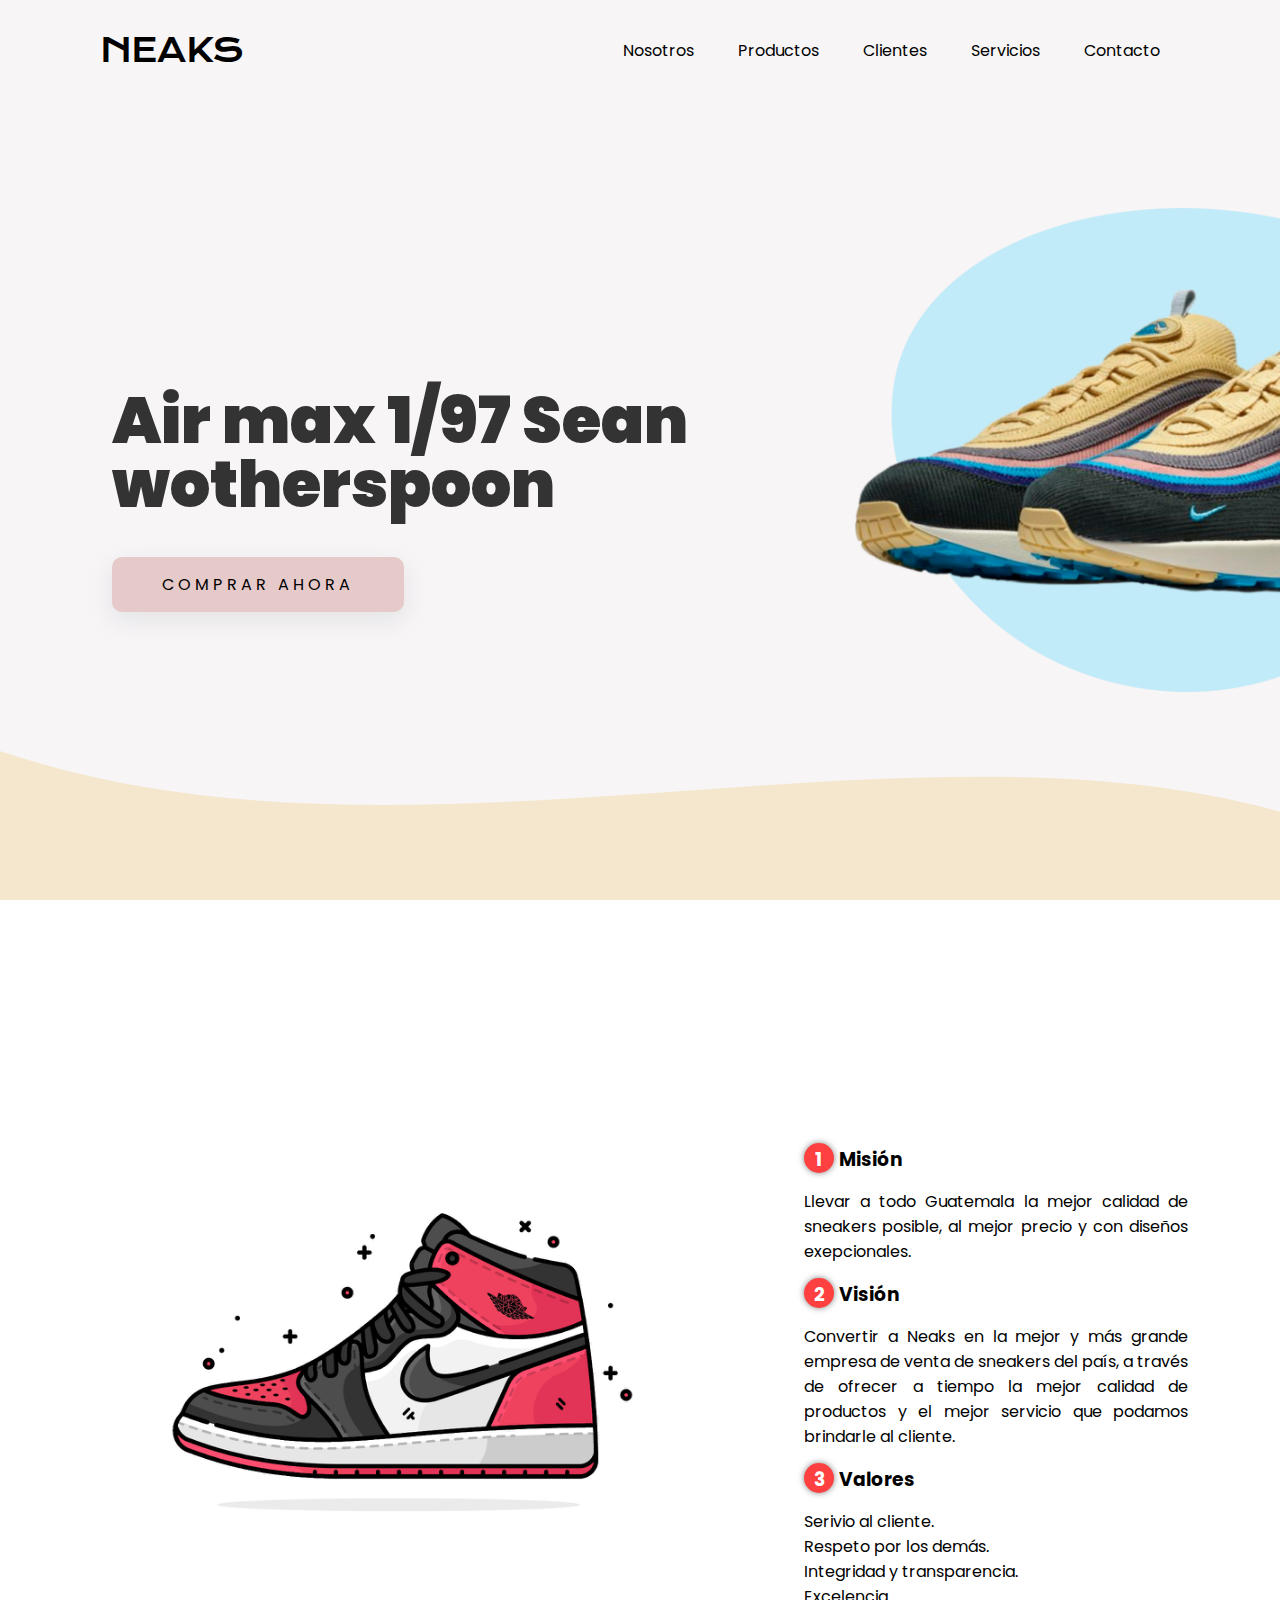
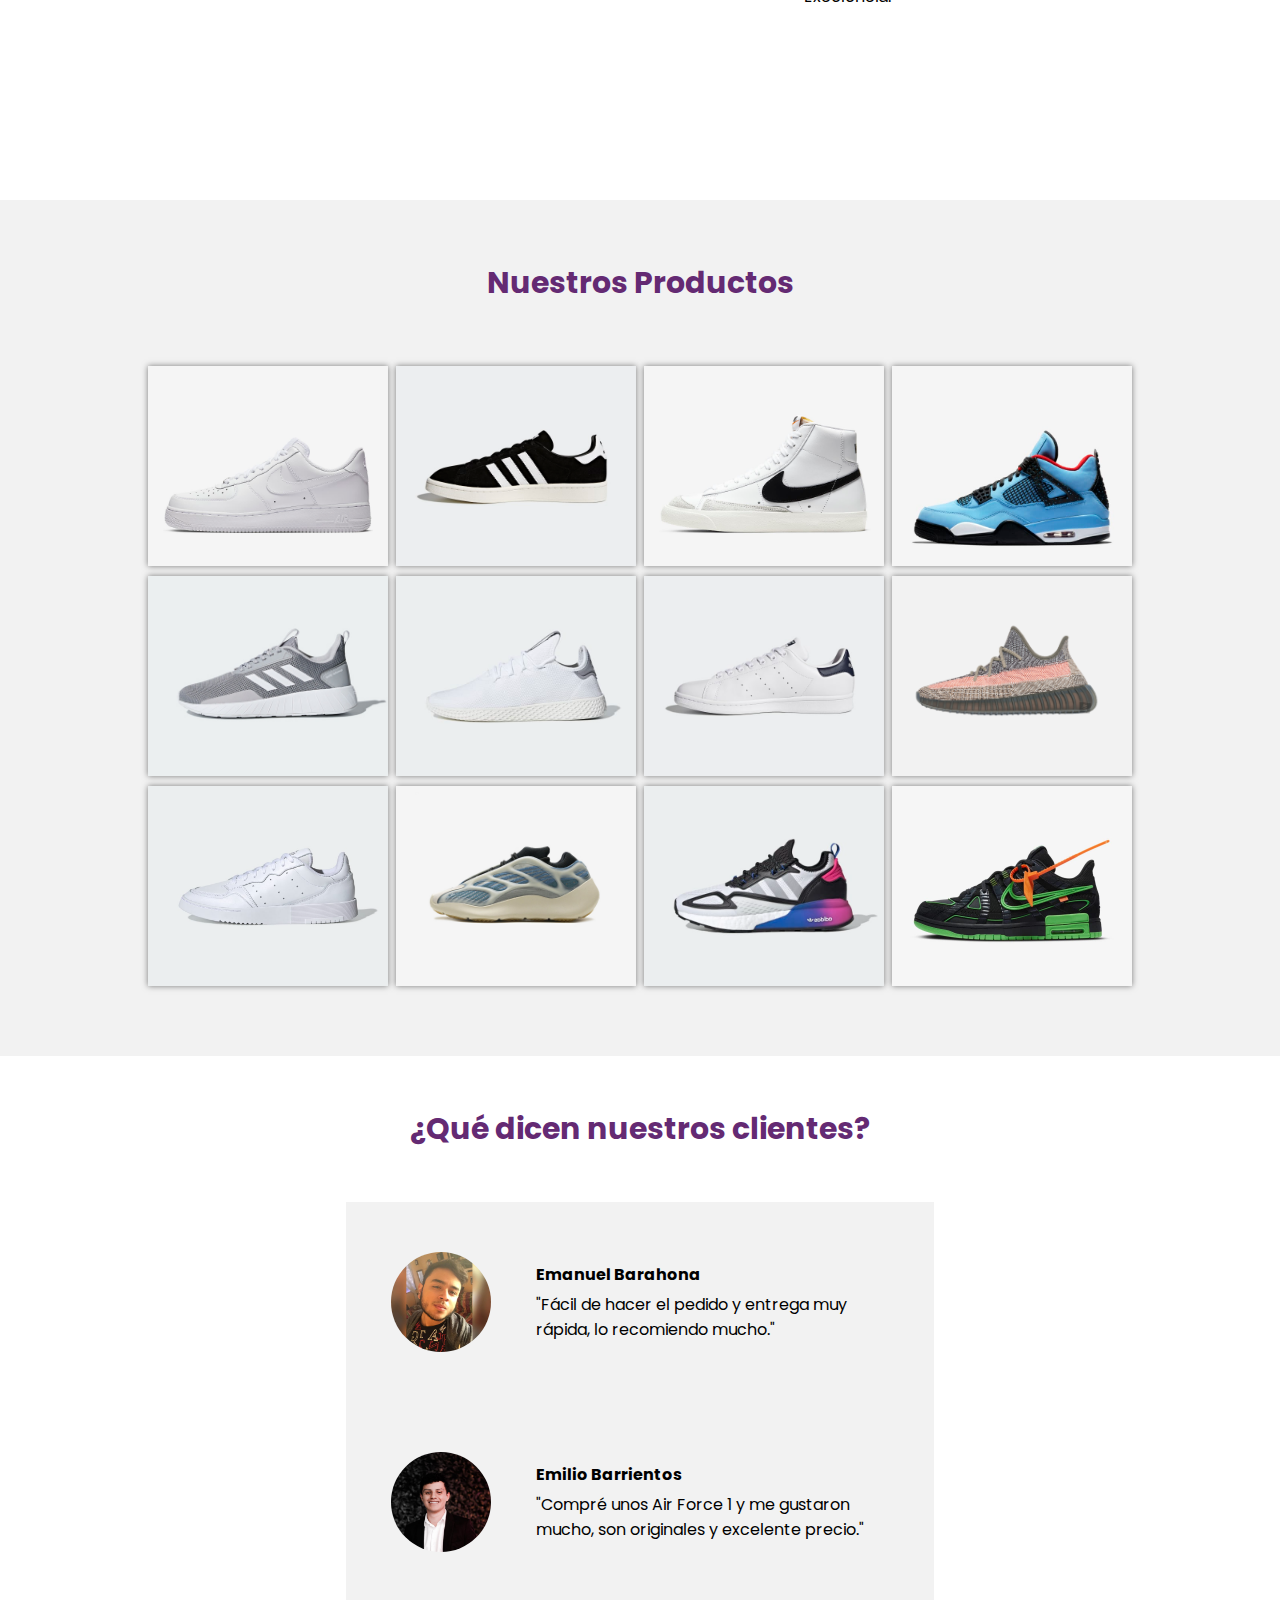
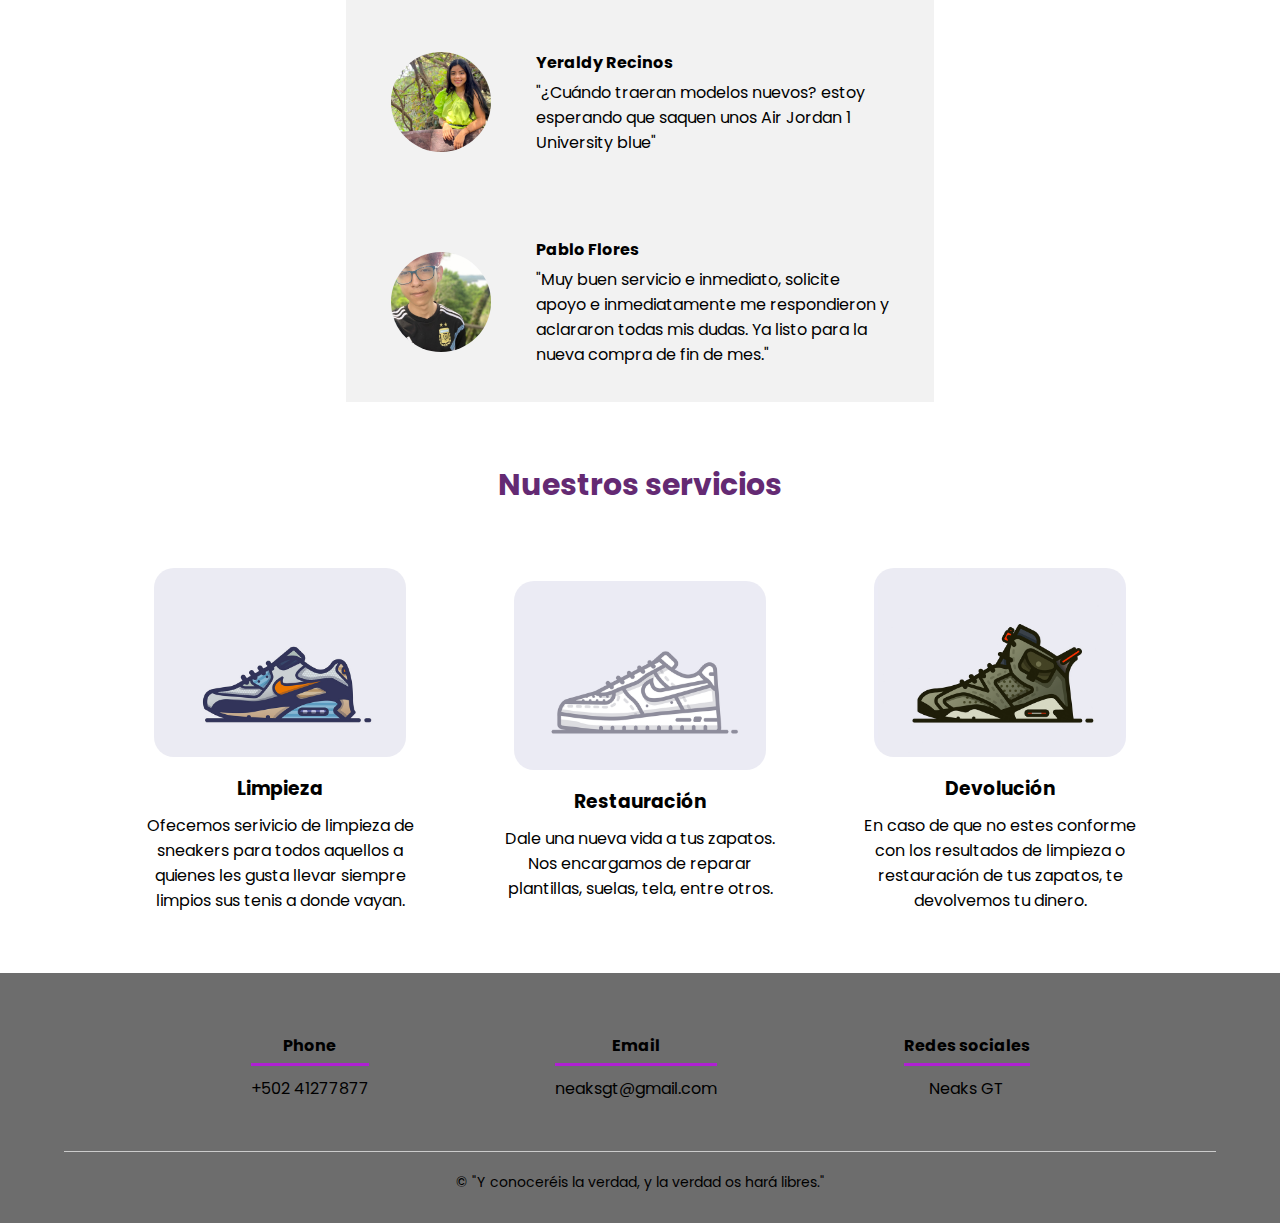
<file: PROYECTO_HTML/index.html>
<!DOCTYPE html>
<html lang="es">

<head>
    <meta charset="UTF-8">
    <meta http-equiv="X-UA-Compatible" content="IE=edge">
    <meta name="viewport" content="width=device-width, initial-scale=1.0">
    <title>Neaks GT</title>
    <link rel="stylesheet" href="css/estilos.css">
    <link rel="preconnect" href="https://fonts.gstatic.com">
    <link href="https://fonts.googleapis.com/css2?family=Open+Sans:ital@1&display=swap" rel="stylesheet">
    <link href="https://fonts.googleapis.com/css2?family=Poppins:wght@100;400;800;900&display=swap" rel="stylesheet">
    <link href="https://fonts.googleapis.com/css2?family=Krona+One&display=swap" rel="stylesheet">
    <link rel="icon" href="img/Neak Icon.png" />
</head>

<body>
    <header>
        <span class="brand">NEAKS</span>
        <nav>
            <ul class="menu">
                <li><a href="">Nosotros</a>
                    <ul class="submenu">
                        <li><a href="#uno">Misión y Visión</a></li>
                        <li><a href="about-us.html">Quién soy?</a></li>
                    </ul>
                </li>
                <li><a href="#dos">Productos</a></li>
                <li><a href="#tres">Clientes</a></li>
                <li><a href="#cuatro">Servicios</a></li>
                <li><a href="">Contacto</a>
                    <ul class="submenu">
                        <li><a href="#cinco">Contacto Empresa</a></li>
                        <li><a href="about-us.html">Contacto Personal</a></li>
                    </ul>
                </li>
            </ul>
        </nav>
    </header>
    <div class="background">
        <div class="wave" style="height: 150px; overflow: hidden;"><svg viewBox="0 0 500 150" preserveAspectRatio="none"
                style="height: 100%; width: 100%;">
                <path d="M-12.13,-10.36 C149.99,150.00 349.20,-49.98 502.54,63.64 L500.00,150.00 L0.00,150.00 Z"
                    style="stroke: none; fill: #f5e7ce;"></path>
            </svg></div>

        <section class="section-header">
            <h1 class="textos-header">Air max 1/97 Sean wotherspoon</h1>
            <a link rel="stylesheet" href="producto.html" class="buy-now-button">Comprar ahora</a>
        </section>
    </div>
    <main>
        <section id="uno" class="contenedor-sobre-nosotros">
            <img src="img/ilustracion1" alt="" class="imagen-about-us">
            <div class="contenido-textos">
                <h3><span>1</span>Misión</h3>
                <p>Llevar a todo Guatemala la mejor calidad de sneakers posible, al mejor precio y con diseños
                    exepcionales.</p>
                <h3><span>2</span>Visión</h3>
                <p> Convertir a Neaks en la mejor y más grande empresa de venta de sneakers del país, a través de
                    ofrecer a tiempo la mejor calidad de productos y el mejor servicio que podamos brindarle al cliente.
                </p>
                <h3><span>3</span>Valores</h3>
                <p>Serivio al cliente.</p>
                <p>Respeto por los demás.</p>
                <P>Integridad y transparencia.</P>
                <p>Excelencia.</p>
            </div>
        </section>
        <section class="portafolio">
            <div class="contenedor">
                <h2 id="dos" class="titulo">Nuestros Productos</h2>
                <div class="galeria-prod">
                    <div class="imagen-prod">
                        <img src="img/airforce.jpg" alt="">
                        <div class="hover-productos">
                            <img src="img/compra.png" alt="">
                            <a href="Air-force.html">Compra Rápida</a>
                        </div>
                    </div>
                    <div class="imagen-prod">
                        <img src="img/jordan_purple.jpg" alt="">
                        <div class="hover-productos">
                            <img src="img/compra.png" alt="">
                            <a href="campus.html">Compra Rápida</a>
                        </div>
                    </div>
                    <div class="imagen-prod">
                        <img src="img/blazer.jpg" alt="">
                        <div class="hover-productos">
                            <img src="img/compra.png" alt="">
                            <a href="blazer.html">Compra Rápida</a>
                        </div>
                    </div>
                    <div class="imagen-prod">
                        <img src="img/travis.jpg" alt="">
                        <div class="hover-productos">
                            <img src="img/compra.png" alt="">
                            <a href="travis.html">Compra Rápida</a>
                        </div>
                    </div>
                    <div class="imagen-prod">
                        <img src="img/universityblue.jpg" alt="">
                        <div class="hover-productos">
                            <img src="img/compra.png" alt="">
                            <p>Compra Rápida</p>
                        </div>
                    </div>
                    <div class="imagen-prod">
                        <img src="img/jordan4.jpg" alt="">
                        <div class="hover-productos">
                            <img src="img/compra.png" alt="">
                            <p>Compra Rápida</p>
                        </div>
                    </div>
                    <div class="imagen-prod">
                        <img src="img/dunklow.jpg" alt="">
                        <div class="hover-productos">
                            <img src="img/compra.png" alt="">
                            <p>Compra Rápida</p>
                        </div>
                    </div>
                    <div class="imagen-prod">
                        <img src="img/airmax.jpg" alt="">
                        <div class="hover-productos">
                            <img src="img/compra.png" alt="">
                            <a href="yeezy.html">Compra Rápida</a>
                        </div>
                    </div>
                    <div class="imagen-prod">
                        <img src="img/super" alt="">
                        <div class="hover-productos">
                            <img src="img/compra.png" alt="">
                            <p>Compra Rápida</p>
                        </div>
                    </div>
                    <div class="imagen-prod">
                        <img src="img/yeezy700.jpg" alt="">
                        <div class="hover-productos">
                            <img src="img/compra.png" alt="">
                            <p>Compra Rápida</p>
                        </div>
                    </div>
                    <div class="imagen-prod">
                        <img src="img/ultra.png" alt="">
                        <div class="hover-productos">
                            <img src="img/compra.png" alt="">
                            <p>Compra Rápida</p>
                        </div>
                    </div>
                    <div class="imagen-prod">
                        <img src="img/rubber.jpg" alt="">
                        <div class="hover-productos">
                            <img src="img/compra.png" alt="">
                            <p>Compra Rápida</p>
                        </div>
                    </div>
                </div>
            </div>
        </section>
        <section class="clientes">
            <h2 id="tres" class="titulo-cliente">¿Qué dicen nuestros clientes?</h2>
            <div class="cards">
                <div class="card">
                    <img src="img/persona1.png" alt="">
                    <div class="contenido-texto-card">
                        <h4>Emanuel Barahona</h4>
                        <p>"Fácil de hacer el pedido y entrega muy rápida, lo recomiendo mucho."</p>
                    </div>
                </div>
            </div>
            <div class="cards">
                <div class="card">
                    <img src="img/persona2.jpg" alt="">
                    <div class="contenido-texto-card">
                        <h4>Emilio Barrientos</h4>
                        <p>"Compré unos Air Force 1 y me gustaron mucho, son originales y excelente precio."</p>
                    </div>
                </div>
            </div>
            <div class="cards">
                <div class="card">
                    <img src="img/persona3.jpg" alt="">
                    <div class="contenido-texto-card">
                        <h4>Yeraldy Recinos</h4>
                        <p>"¿Cuándo traeran modelos nuevos? estoy esperando que saquen unos Air Jordan 1 University
                            blue"</p>
                    </div>
                </div>
            </div>
            <div class="cards">
                <div class="card">
                    <img src="img/persona4.jpg" alt="">
                    <div class="contenido-texto-card">
                        <h4>Pablo Flores</h4>
                        <p>"Muy buen servicio e inmediato, solicite apoyo e inmediatamente me respondieron y aclararon
                            todas mis dudas. Ya listo para la nueva compra de fin de mes."</p>
                    </div>
                </div>
            </div>
        </section>
        <section class="servcios">
            <div class="contenedor">
                <h2 id="cuatro" class="titulo">Nuestros servicios</h2>
                <div class="servicio-cont">
                    <div class="servicio-ind">
                        <img src="img/clean" alt="">
                        <h3>Limpieza</h3>
                        <p>Ofecemos serivicio de limpieza de sneakers para todos aquellos a quienes les gusta llevar
                            siempre limpios sus tenis a donde vayan.</p>
                    </div>
                    <div class="servicio-ind">
                        <img src="img/ilu1" alt="">
                        <h3>Restauración</h3>
                        <p>Dale una nueva vida a tus zapatos. Nos encargamos de reparar plantillas, suelas, tela, entre
                            otros.</p>
                    </div>
                    <div class="servicio-ind">
                        <img src="img/ilu2.webp" alt="">
                        <h3>Devolución</h3>
                        <p>En caso de que no estes conforme con los resultados de limpieza o restauración de tus
                            zapatos, te devolvemos tu dinero.
                        </p>
                    </div>
                </div>
            </div>
        </section>
    </main>
    <footer>
        <div id="cinco" class="contenedor-footer">
            <div class="content-foo">
                <h4>Phone</h4>
                <p>+502 41277877</p>
            </div>
            <div class="content-foo">
                <h4>Email</h4>
                <p>neaksgt@gmail.com</p>
            </div>
            <div class="content-foo">
                <h4>Redes sociales</h4>
                <p>Neaks GT</p>
            </div>
        </div>
        <h2 class="final">&copy; "Y conoceréis la verdad, y la verdad os hará libres."</h2>
    </footer>
</body>

</html>
</file>
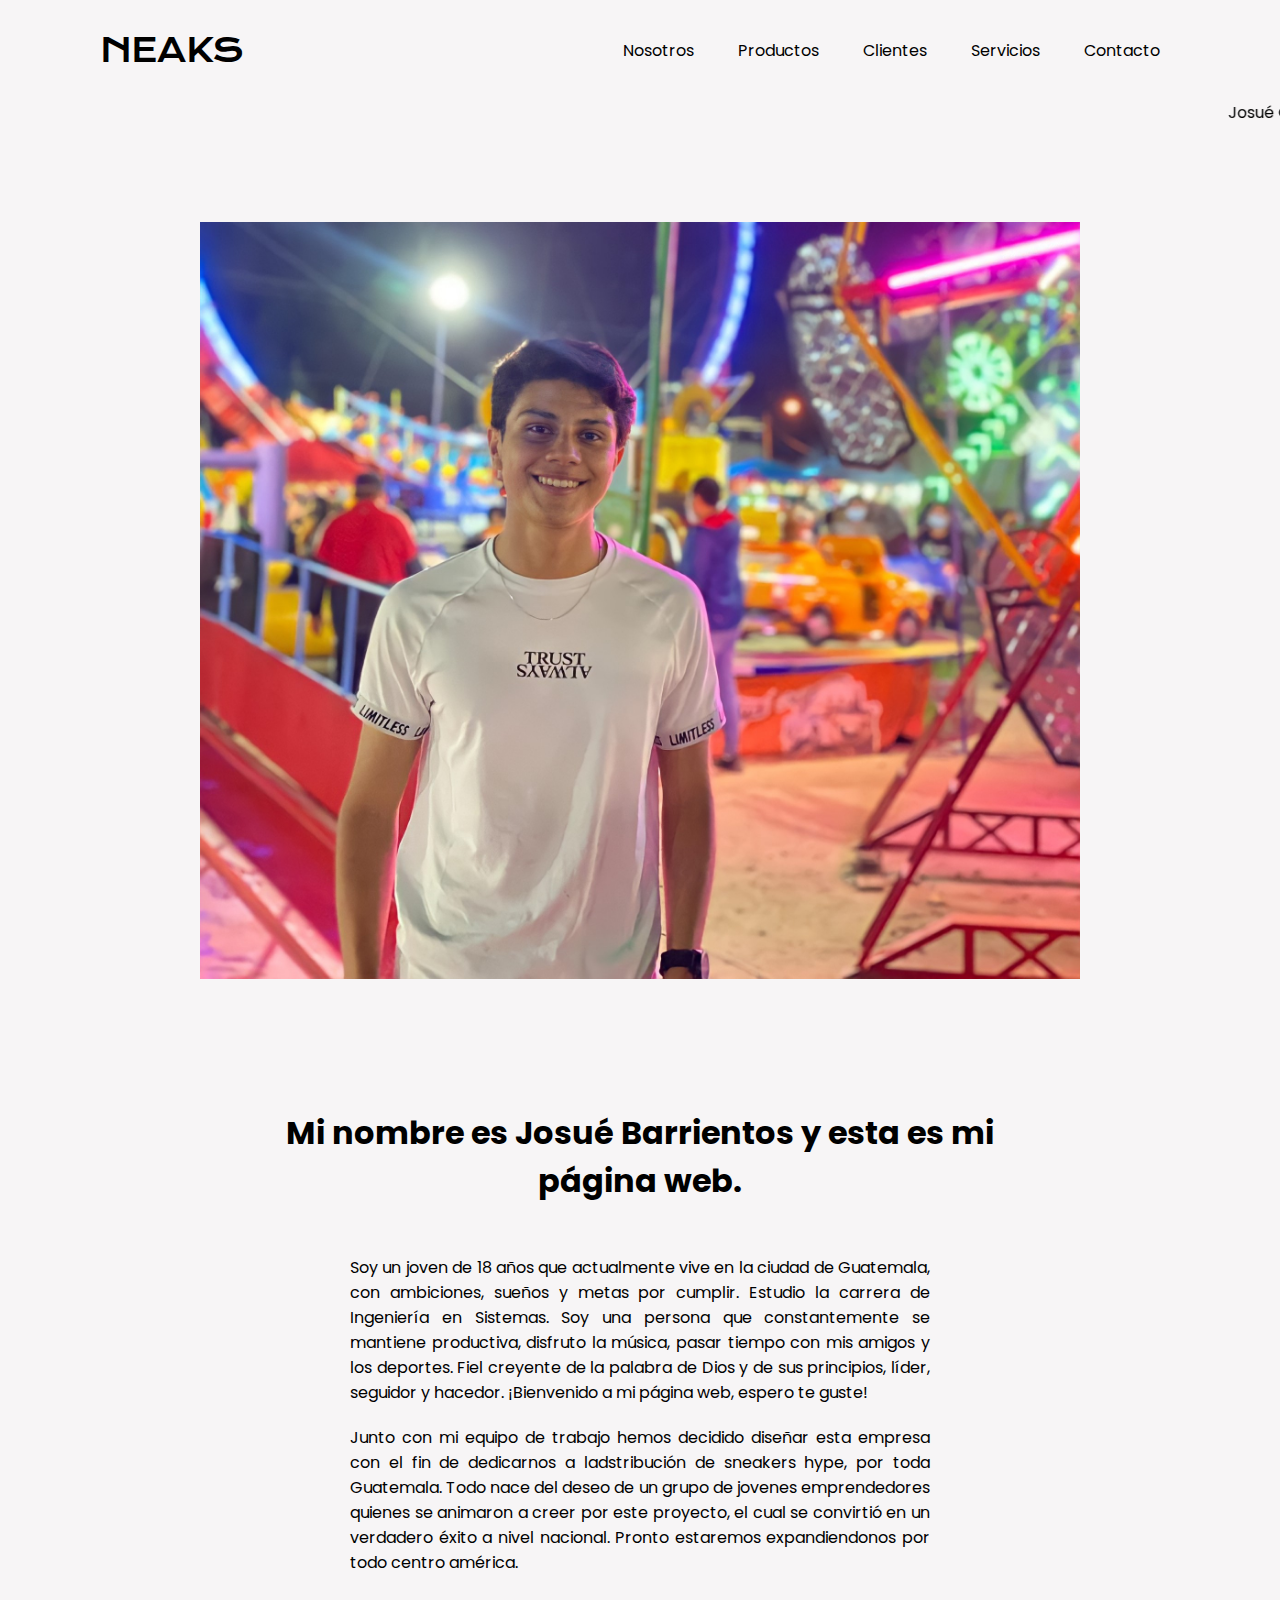
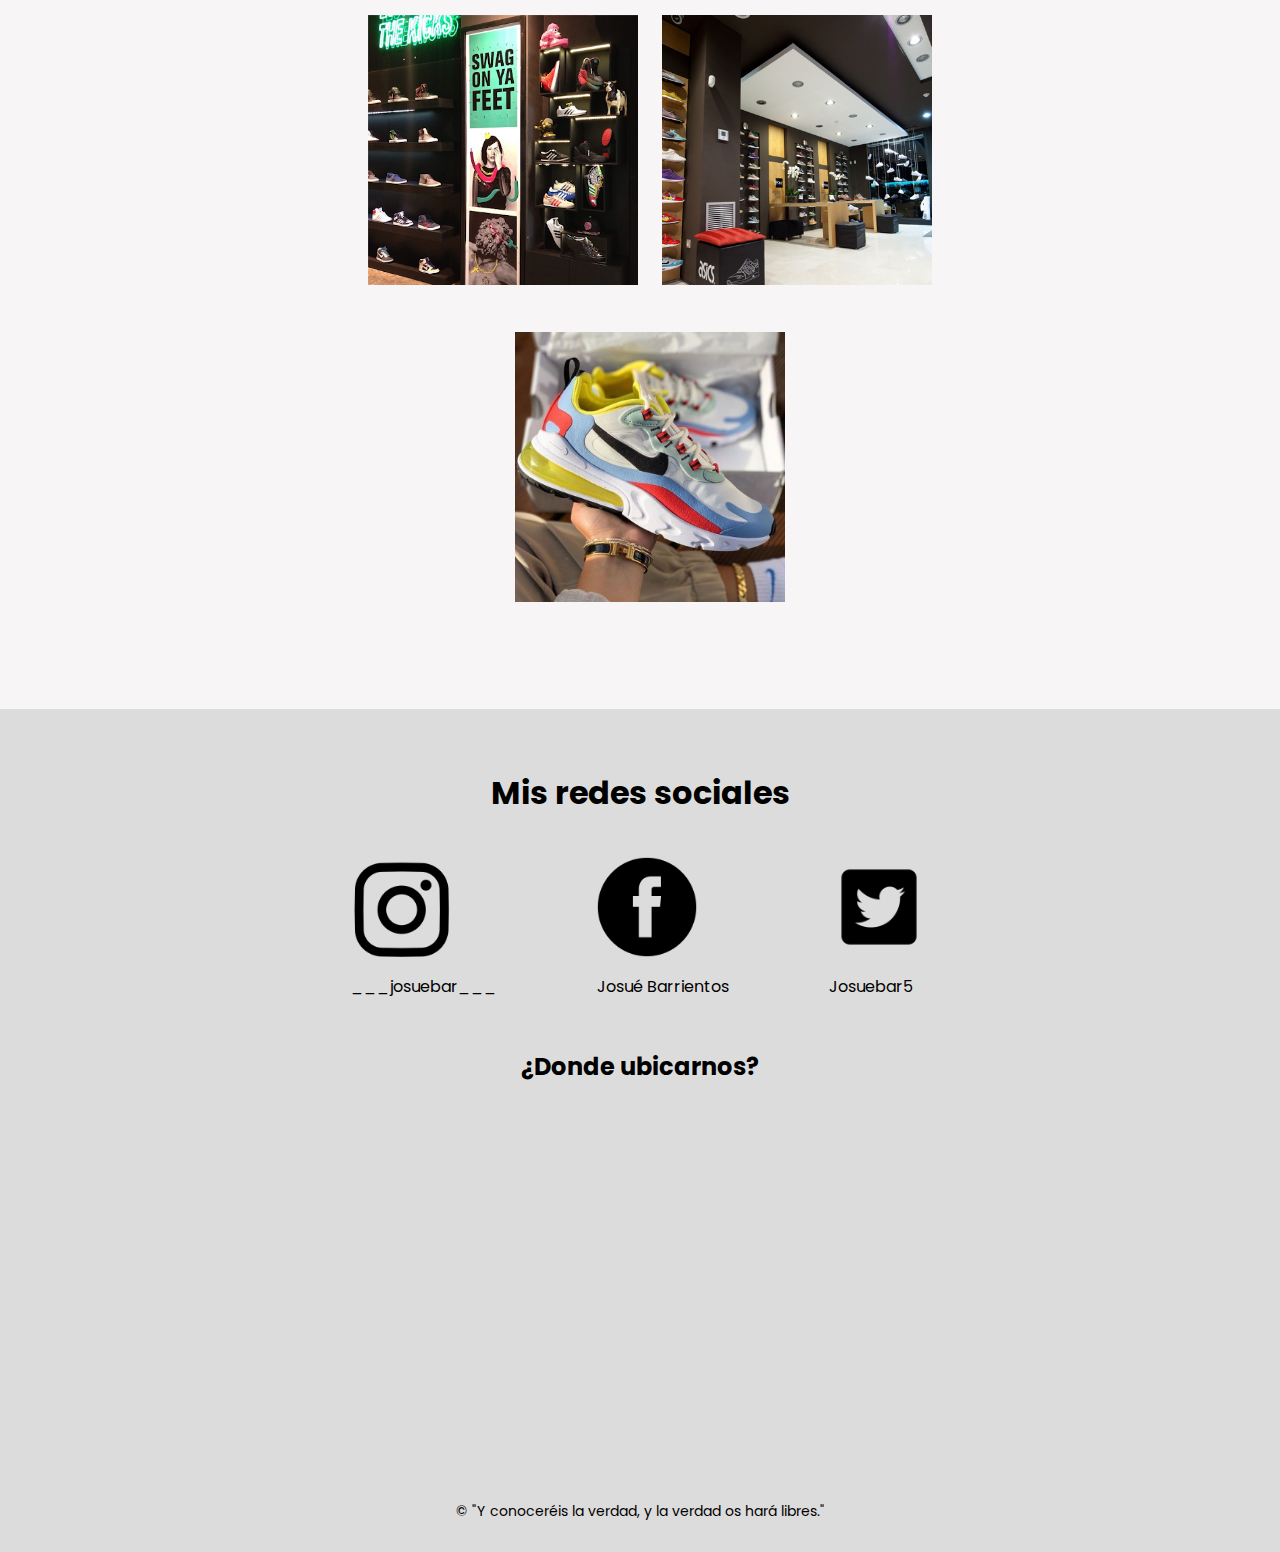
<file: PROYECTO_HTML/about-us.html>
<!DOCTYPE html>
<html lang="es">

<head>
    <meta charset="UTF-8">
    <meta http-equiv="X-UA-Compatible" content="IE=edge">
    <meta name="viewport" content="width=device-width, initial-scale=1.0">
    <title>Neaks GT</title>
    <link rel="stylesheet" href="css/about-us.css">
    <link rel="preconnect" href="https://fonts.gstatic.com">
    <link href="https://fonts.googleapis.com/css2?family=Open+Sans:ital@1&display=swap" rel="stylesheet">
    <link href="https://fonts.googleapis.com/css2?family=Poppins:wght@100;400;800;900&display=swap" rel="stylesheet">
    <link href="https://fonts.googleapis.com/css2?family=Krona+One&display=swap" rel="stylesheet">
    <link rel="icon" href="img/Neak Icon.png" />
</head>

<body>
    <header>
        <span>
            <a class="brand" href="index.html">NEAKS</a>
        </span>
        <nav>
            <ul class="menu">
                <li><a href="index.html">Nosotros</a>
                    <ul class="submenu">
                        <li><a href="index.html">Misión y Visión</a></li>
                        <li><a href="about-us.html">Quién soy?</a></li>
                    </ul>
                </li>
                <li><a href="index.html">Productos</a></li>
                <li><a href="index.html">Clientes</a></li>
                <li><a href="index.html">Servicios</a></li>
                <li><a href="index.html">Contacto</a>
                    <ul class="submenu">
                        <li><a href="index.html">Contacto Empresa</a></li>
                        <li><a href="#Redes">Contacto Personal</a></li>
                    </ul>
                </li>
            </ul>
        </nav>
    </header>
    <main>
        <marquee>Josué Gabriel Barrientos Villatoro 0901-21-6350</marquee>
        <section class="quienes-somos">
            <div class="about-us">
                <img src="img/yo.jpg" class="me">
                <div class="textos-quienes-somos">
                    <h1>Mi nombre es Josué Barrientos y esta es mi página web.</h1>
                    <p>Soy un joven de 18 años que actualmente vive en la ciudad de Guatemala, con ambiciones, sueños y
                        metas por cumplir. Estudio la carrera de Ingeniería en Sistemas. Soy una persona que
                        constantemente
                        se mantiene productiva, disfruto la música, pasar tiempo con mis amigos y los deportes. Fiel
                        creyente de la palabra de Dios y de sus principios, líder, seguidor y hacedor. ¡Bienvenido a mi
                        página
                        web, espero te guste!</p>
                    <p>Junto con mi equipo de trabajo hemos decidido diseñar esta empresa con
                        el fin de dedicarnos a ladstribución de sneakers hype, por toda Guatemala. Todo nace del
                        deseo de un grupo de jovenes emprendedores quienes se animaron a creer por este proyecto, el
                        cual se convirtió en un verdadero éxito a nivel nacional. Pronto estaremos expandiendonos
                        por todo centro américa.</p>

                    <div class="imagenes-empresa">
                        <img src="img/tienda1.png" alt="">
                        <img src="img/tienda2.jpg" alt="">
                        <img src="img/tienda3.jpg" alt="">
                    </div>
                </div>
            </div>
        </section>
    </main>
    <footer>
        <h1 id="Redes">Mis redes sociales</h1>
        <section class="Redes">
            <div class="red1">
                <img src="img/instagram.png" alt="">
                <p>___josuebar___</p>
            </div>
            <div class="red2">
                <img src="img/face.png" alt="">
                <p>Josué Barrientos</p>
            </div>
            <div class="red3">
                <img src="img/tw.png" alt="">
                <p>Josuebar5</p>
            </div>
        </section>
        <h2 class="location"> ¿Donde ubicarnos?</h2>
        <div class="map">
            <iframe
                src="https://www.google.com/maps/embed?pb=!1m18!1m12!1m3!1d3860.609730940683!2d-90.5552911847641!3d14.621294380488168!2m3!1f0!2f0!3f0!3m2!1i1024!2i768!4f13.1!3m3!1m2!1s0x8589a1a53ffee8e5%3A0xa26cbe7b9f7a7385!2sCentro%20Comercial%20Miraflores!5e0!3m2!1ses!2sgt!4v1620703574668!5m2!1ses!2sgt"
                width="800" height="350" style="border:0;" allowfullscreen="" loading="lazy"></iframe>
        </div>
        <h3 class="final">&copy; "Y conoceréis la verdad, y la verdad os hará libres."</h3>
    </footer>
</body>

</html>
</file>
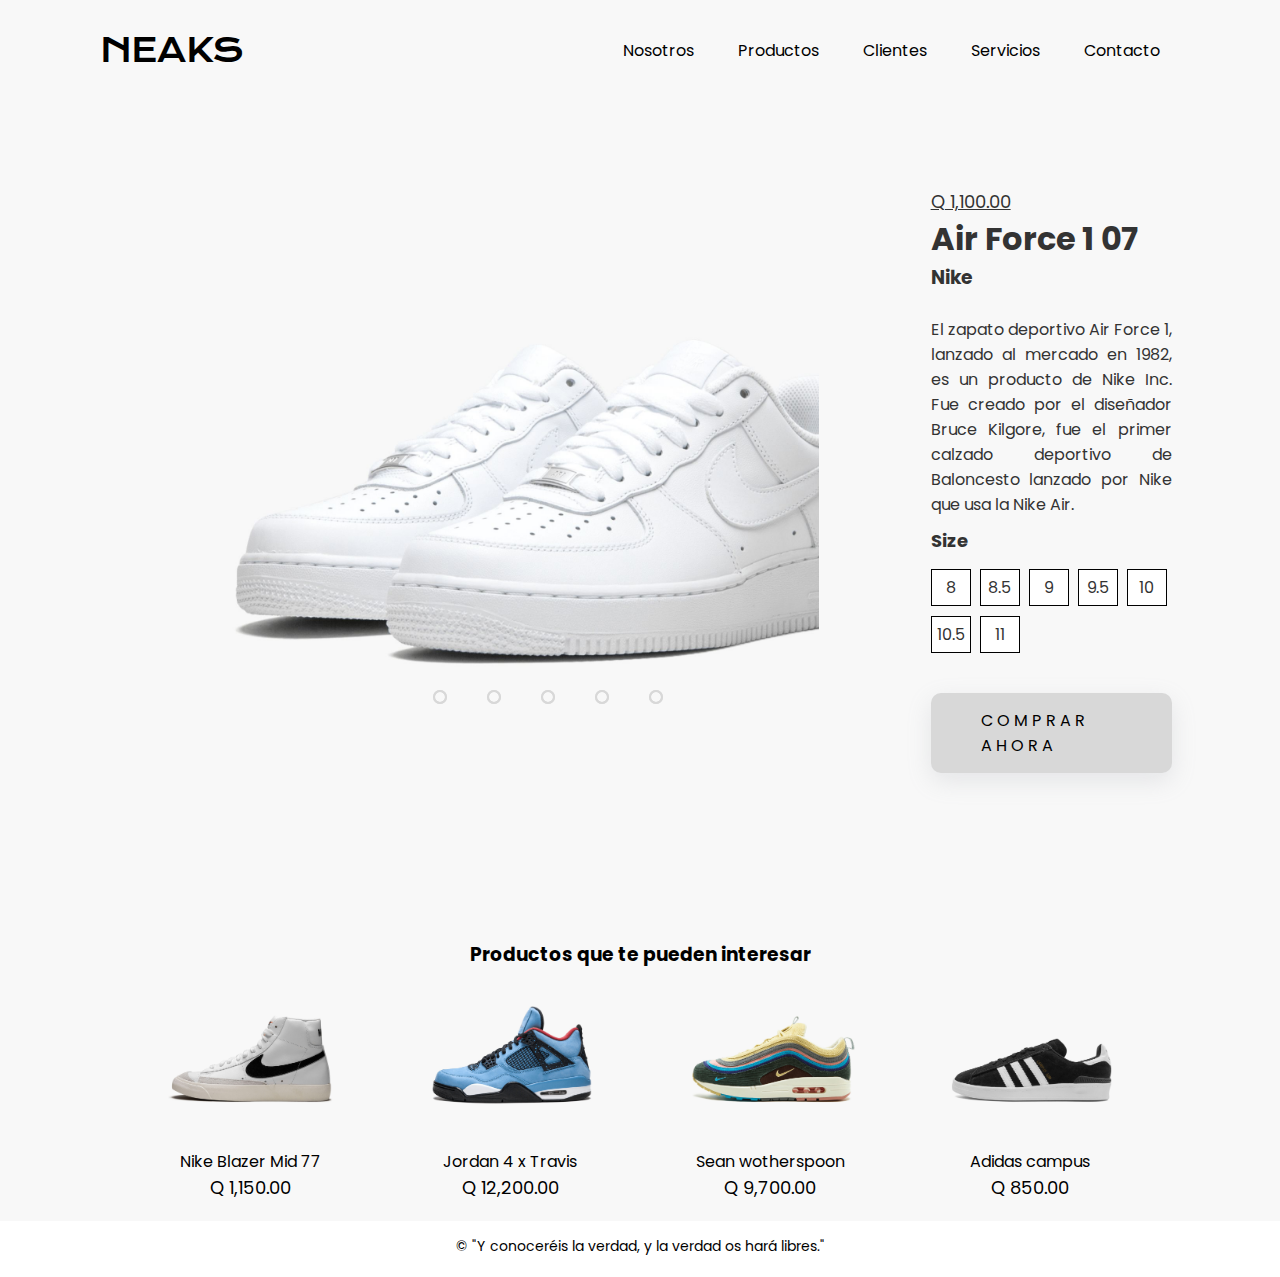
<file: PROYECTO_HTML/Air-force.html>
<!DOCTYPE html>
<html lang="es">

<head>
    <meta charset="UTF-8">
    <meta http-equiv="X-UA-Compatible" content="IE=edge">
    <meta name="viewport" content="width=device-width, initial-scale=1.0">
    <title>NEAKS GT</title>
    <link rel="shortcut icon" href="favicon.ico" type="img/favicon.png">
    <link rel="stylesheet" href="css/Air-force.css">
    <link rel="preconnect" href="https://fonts.gstatic.com">
    <link href="https://fonts.googleapis.com/css2?family=Open+Sans:ital@1&display=swap" rel="stylesheet">
    <link href="https://fonts.googleapis.com/css2?family=Poppins:wght@100;400;800;900&display=swap" rel="stylesheet">
    <link href="https://fonts.googleapis.com/css2?family=Krona+One&display=swap" rel="stylesheet">
    <link rel="icon" href="img/Neak Icon.png" />
</head>

<body class="Producto">
    <header>
        <span>
            <a class="brand" href="index.html">NEAKS</a>
        </span>
        <nav>
            <ul class="menu">
                <li><a href="index.html">Nosotros</a>
                    <ul class="submenu">
                        <li><a href="index.html">Misión y Visión</a></li>
                        <li><a href="about-us.html">Quién soy?</a></li>
                    </ul>
                </li>
                <li><a href="index.html">Productos</a></li>
                <li><a href="index.html">Clientes</a></li>
                <li><a href="index.html">Servicios</a></li>
                <li><a href="index.html">Contacto</a>
                    <ul class="submenu">
                        <li><a href="index.html">Contacto Empresa</a></li>
                        <li><a href="about-us.html">Contacto Personal</a></li>
                    </ul>
                </li>
            </ul>
        </nav>
    </header>
    <main>
        <div class="slider">
            <div class="slides">
                <input type="radio" name="radio-btn" id="radio1">
                <input type="radio" name="radio-btn" id="radio2">
                <input type="radio" name="radio-btn" id="radio3">
                <input type="radio" name="radio-btn" id="radio4">
                <input type="radio" name="radio-btn" id="radio5">
                <div class="slide first">
                    <img src="img/af1.jpg" alt="">
                </div>
                <div class="slide">
                    <img src="img/af2.jpg" alt="">
                </div>
                <div class="slide">
                    <img src="img/af3.jpg" alt="">
                </div>
                <div class="slide">
                    <img src="img/af4.jpg" alt="">
                </div>
                <div class="slide">
                    <img src="img/af5.jpg" alt="">
                </div>
                <div class="navigation-auto">
                    <div class="auto-btn1"></div>
                    <div class="auto-btn2"></div>
                    <div class="auto-btn3"></div>
                    <div class="auto-btn4"></div>
                    <div class="auto-btn5"></div>
                </div>
            </div>
            <div class="navigation-manual">
                <label for="radio1" class="manual-btn"></label>
                <label for="radio2" class="manual-btn"></label>
                <label for="radio3" class="manual-btn"></label>
                <label for="radio4" class="manual-btn"></label>
                <label for="radio5" class="manual-btn"></label>
            </div>
        </div>
        <script type="text/javascript">
            var counter = 1;
            setInterval(function () {
                document.getElementById('radio' + counter).checked = true
                counter++;
                if (counter > 5) {
                    counter = 1;
                }
            }, 5000);

        </script>
        <div class="section-background">
            <div class="textos-background">
                <p class="precio">Q 1,100.00 </p>
                <h1 class="titulo-background">Air Force 1 07</h1>
                <h3 class="sub-background">Nike</h3>
                <p>El zapato deportivo Air Force 1, lanzado al mercado en 1982, es un producto de Nike Inc. Fue creado
                    por el diseñador Bruce Kilgore, fue el primer calzado deportivo de Baloncesto lanzado por Nike que
                    usa la Nike Air.
                </p>
                <h3 class="Size">Size</h3>
                <div class="sizes">
                    <p>8</p>
                    <p>8.5</p>
                    <p>9</p>
                    <p>9.5</p>
                    <p>10</p>
                    <p>10.5</p>
                    <p>11</p>
                </div>
                <a class="buy-now-button">comprar ahora</a>
            </div>
        </div>

    </main>
    <footer>
        <h3>Productos que te pueden interesar</h3>
        <section class="otros-productos">
            <div class="producto-ind">
                <img src="img/blazer5.jpg" alt="">
                <div class="textos-produ">
                    <a href="blazer.html">Nike Blazer Mid 77</a>
                    <a href="blazer.html" class="precio">Q 1,150.00</a>
                </div>
            </div>
            <div class="producto-ind">
                <img src="img/travis1.jpg" alt="">
                <div class="textos-produ">
                    <a href="travis.html">Jordan 4 x Travis</a>
                    <a href="travis.html" class="precio">Q 12,200.00</a>
                </div>
            </div>
            <div class="producto-ind">
                <img src="img/5.jpg" alt="">
                <div class="textos-produ">
                    <a href="Air-force.html">Sean wotherspoon</a>
                    <a href="Air-force.html" class="precio">Q 9,700.00</a>
                </div>
            </div>
            <div class="producto-ind">
                <img src="img/campus5.jpg" alt="">
                <div class="textos-produ">
                    <a href="campus.html">Adidas campus</a>
                    <a href="campus.html" class="precio">Q 850.00</a>
                </div>
            </div>
        </section>
        <div id="cinco" class="lema-Uni">
            <h2 class="final">&copy; "Y conoceréis la verdad, y la verdad os hará libres."</h2>
        </div>
    </footer>
</body>

</html>
</file>
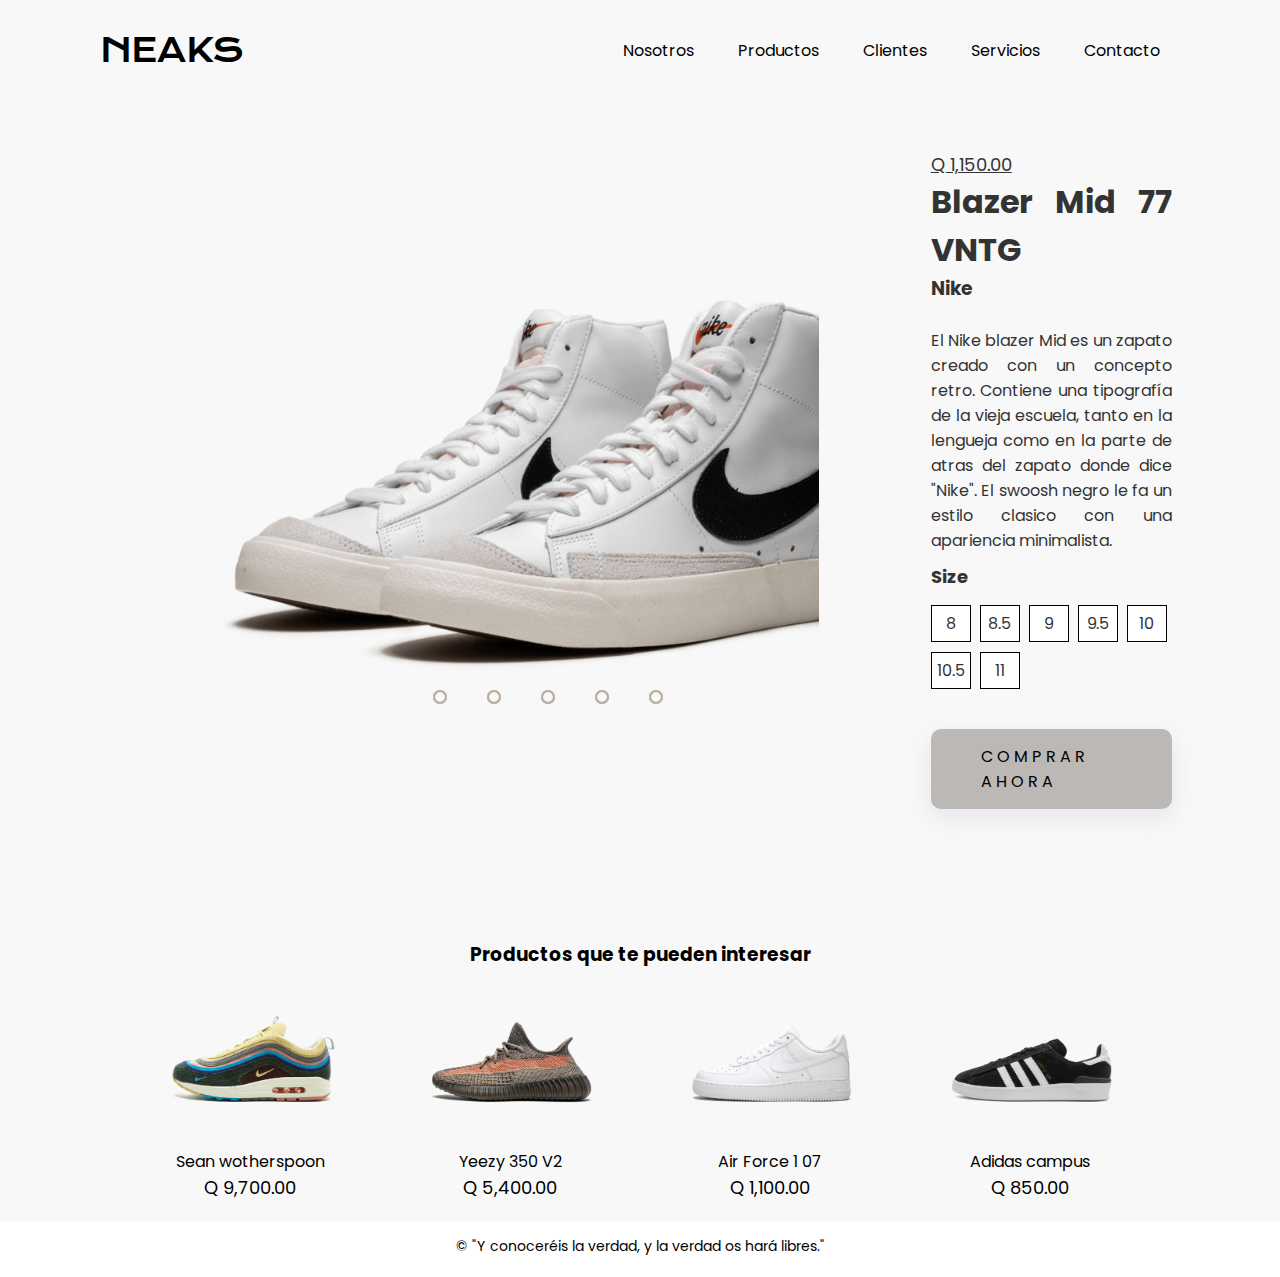
<file: PROYECTO_HTML/blazer.html>
<!DOCTYPE html>
<html lang="es">

<head>
    <meta charset="UTF-8">
    <meta http-equiv="X-UA-Compatible" content="IE=edge">
    <meta name="viewport" content="width=device-width, initial-scale=1.0">
    <title>NEAKS GT</title>
    <link rel="shortcut icon" href="favicon.ico" type="img/favicon.png">
    <link rel="stylesheet" href="css/blazer.css">
    <link rel="preconnect" href="https://fonts.gstatic.com">
    <link href="https://fonts.googleapis.com/css2?family=Open+Sans:ital@1&display=swap" rel="stylesheet">
    <link href="https://fonts.googleapis.com/css2?family=Poppins:wght@100;400;800;900&display=swap" rel="stylesheet">
    <link href="https://fonts.googleapis.com/css2?family=Krona+One&display=swap" rel="stylesheet">
    <link rel="icon" href="img/Neak Icon.png" />
</head>

<body class="Producto">
    <header>
        <span>
            <a class="brand" href="index.html">NEAKS</a>
        </span>
        <nav>
            <ul class="menu">
                <li><a href="index.html">Nosotros</a>
                    <ul class="submenu">
                        <li><a href="index.html">Misión y Visión</a></li>
                        <li><a href="about-us.html">Quién soy?</a></li>
                    </ul>
                </li>
                <li><a href="index.html">Productos</a></li>
                <li><a href="index.html">Clientes</a></li>
                <li><a href="index.html">Servicios</a></li>
                <li><a href="index.html">Contacto</a>
                    <ul class="submenu">
                        <li><a href="index.html">Contacto Empresa</a></li>
                        <li><a href="about-us.html">Contacto Personal</a></li>
                    </ul>
                </li>
            </ul>
        </nav>
    </header>
    <main>
        <div class="slider">
            <div class="slides">
                <input type="radio" name="radio-btn" id="radio1">
                <input type="radio" name="radio-btn" id="radio2">
                <input type="radio" name="radio-btn" id="radio3">
                <input type="radio" name="radio-btn" id="radio4">
                <input type="radio" name="radio-btn" id="radio5">
                <div class="slide first">
                    <img src="img/blazer1.jpg" alt="">
                </div>
                <div class="slide">
                    <img src="img/blazer2.jpg" alt="">
                </div>
                <div class="slide">
                    <img src="img/blazer3.jpg" alt="">
                </div>
                <div class="slide">
                    <img src="img/blazer4.jpg" alt="">
                </div>
                <div class="slide">
                    <img src="img/blazer5.jpg" alt="">
                </div>
                <div class="navigation-auto">
                    <div class="auto-btn1"></div>
                    <div class="auto-btn2"></div>
                    <div class="auto-btn3"></div>
                    <div class="auto-btn4"></div>
                    <div class="auto-btn5"></div>
                </div>
            </div>
            <div class="navigation-manual">
                <label for="radio1" class="manual-btn"></label>
                <label for="radio2" class="manual-btn"></label>
                <label for="radio3" class="manual-btn"></label>
                <label for="radio4" class="manual-btn"></label>
                <label for="radio5" class="manual-btn"></label>
            </div>
        </div>
        <script type="text/javascript">
            var counter = 1;
            setInterval(function () {
                document.getElementById('radio' + counter).checked = true
                counter++;
                if (counter > 5) {
                    counter = 1;
                }
            }, 5000);

        </script>
        <div class="section-background">
            <div class="textos-background">
                <p class="precio">Q 1,150.00 </p>
                <h1 class="titulo-background">Blazer Mid 77 VNTG</h1>
                <h3 class="sub-background">Nike</h3>
                <p>El Nike blazer Mid es un zapato creado con un concepto retro. Contiene una tipografía de la vieja
                    escuela, tanto en la lengueja como en la parte de atras del zapato donde dice "Nike". El swoosh
                    negro
                    le fa un estilo clasico con una apariencia minimalista.
                </p>
                <h3 class="Size">Size</h3>
                <div class="sizes">
                    <p>8</p>
                    <p>8.5</p>
                    <p>9</p>
                    <p>9.5</p>
                    <p>10</p>
                    <p>10.5</p>
                    <p>11</p>
                </div>
                <a class="buy-now-button">comprar ahora</a>
            </div>
        </div>

    </main>
    <footer>
        <h3>Productos que te pueden interesar</h3>
        <section class="otros-productos">
            <div class="producto-ind">
                <img src="img/5.jpg" alt="">
                <div class="textos-produ">
                    <a href="producto.html">Sean wotherspoon</a>
                    <a href="producto.html" class="precio">Q 9,700.00</a>
                </div>
            </div>
            <div class="producto-ind">
                <img src="img/yeezy5.jpg" alt="">
                <div class="textos-produ">
                    <a href="yeezy.html">Yeezy 350 V2</a>
                    <a href="yeezy.html" class="precio">Q 5,400.00</a>
                </div>
            </div>
            <div class="producto-ind">
                <img src="img/af5.jpg" alt="">
                <div class="textos-produ">
                    <a href="Air-force.html">Air Force 1 07</a>
                    <a href="Air-force.html" class="precio">Q 1,100.00</a>
                </div>
            </div>
            <div class="producto-ind">
                <img src="img/campus5.jpg" alt="">
                <div class="textos-produ">
                    <a href="campus.html">Adidas campus</a>
                    <a href="campus.html" class="precio">Q 850.00</a>
                </div>
            </div>
        </section>
        <div id="cinco" class="lema-Uni">
            <h2 class="final">&copy; "Y conoceréis la verdad, y la verdad os hará libres."</h2>
        </div>
    </footer>
</body>

</html>
</file>
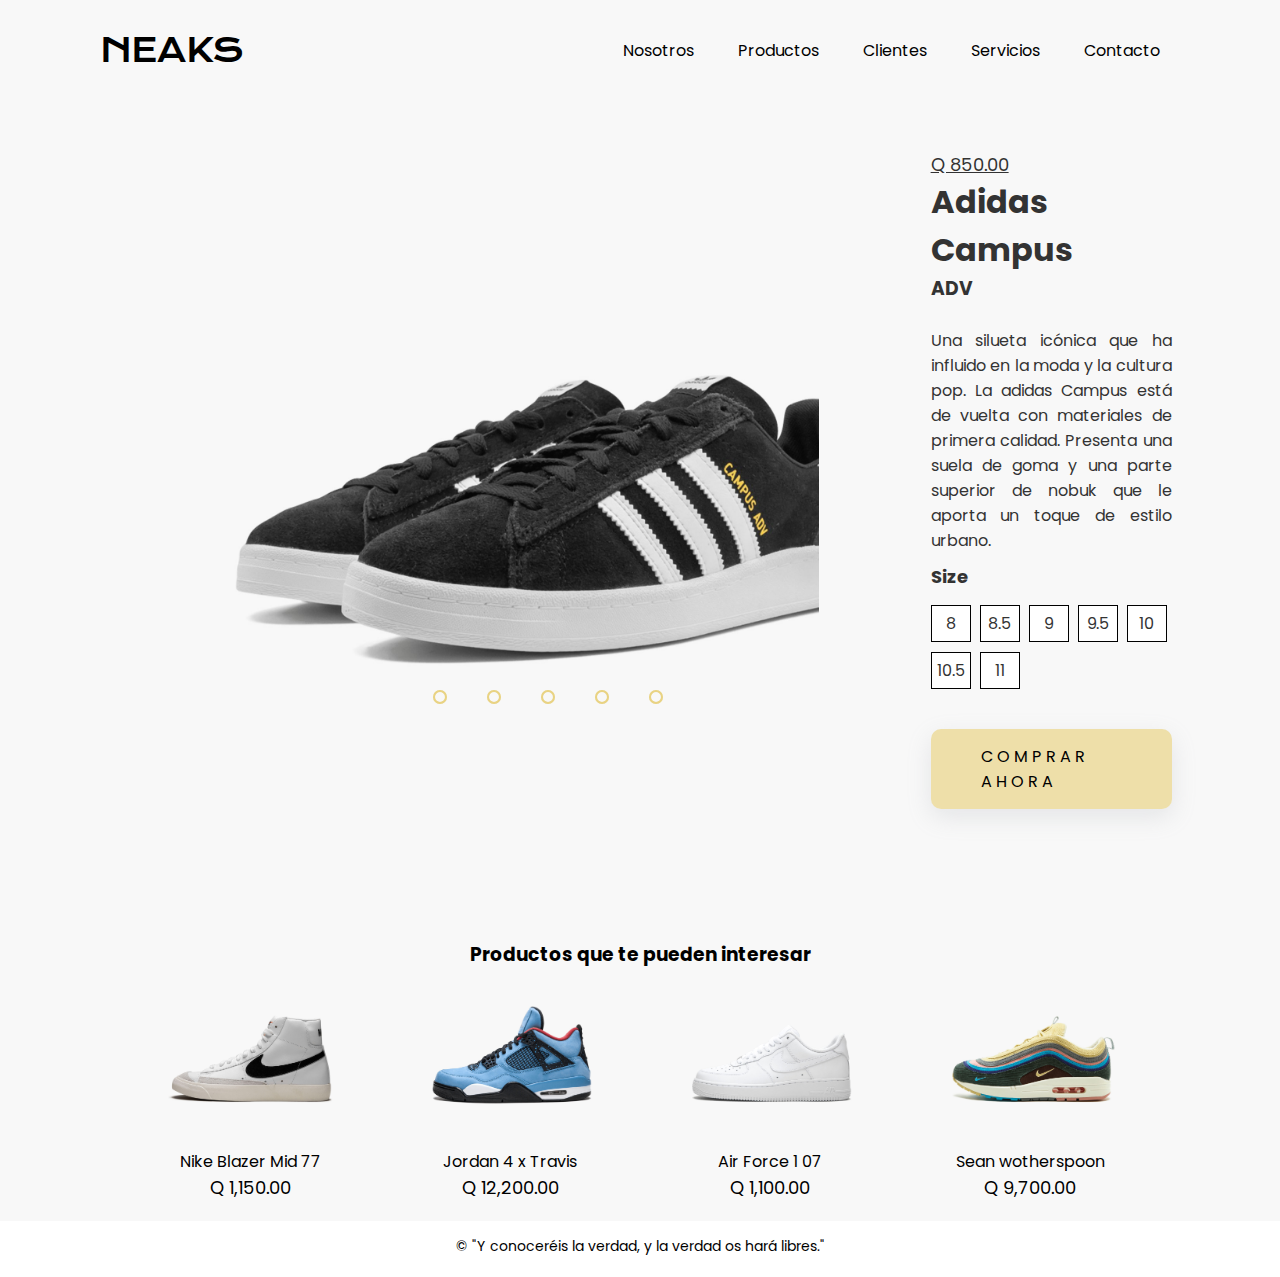
<file: PROYECTO_HTML/campus.html>
<!DOCTYPE html>
<html lang="es">

<head>
    <meta charset="UTF-8">
    <meta http-equiv="X-UA-Compatible" content="IE=edge">
    <meta name="viewport" content="width=device-width, initial-scale=1.0">
    <title>NEAKS GT</title>
    <link rel="shortcut icon" href="favicon.ico" type="img/favicon.png">
    <link rel="stylesheet" href="css/campus.css">
    <link rel="preconnect" href="https://fonts.gstatic.com">
    <link href="https://fonts.googleapis.com/css2?family=Open+Sans:ital@1&display=swap" rel="stylesheet">
    <link href="https://fonts.googleapis.com/css2?family=Poppins:wght@100;400;800;900&display=swap" rel="stylesheet">
    <link href="https://fonts.googleapis.com/css2?family=Krona+One&display=swap" rel="stylesheet">
    <link rel="icon" href="img/Neak Icon.png" />
</head>

<body class="Producto">
    <header>
        <span>
            <a class="brand" href="index.html">NEAKS</a>
        </span>
        <nav>
            <ul class="menu">
                <li><a href="index.html">Nosotros</a>
                    <ul class="submenu">
                        <li><a href="index.html">Misión y Visión</a></li>
                        <li><a href="about-us.html">Quién soy?</a></li>
                    </ul>
                </li>
                <li><a href="index.html">Productos</a></li>
                <li><a href="index.html">Clientes</a></li>
                <li><a href="index.html">Servicios</a></li>
                <li><a href="index.html">Contacto</a>
                    <ul class="submenu">
                        <li><a href="index.html">Contacto Empresa</a></li>
                        <li><a href="about-us.html">Contacto Personal</a></li>
                    </ul>
                </li>
            </ul>
        </nav>
    </header>
    <main>
        <div class="slider">
            <div class="slides">
                <input type="radio" name="radio-btn" id="radio1">
                <input type="radio" name="radio-btn" id="radio2">
                <input type="radio" name="radio-btn" id="radio3">
                <input type="radio" name="radio-btn" id="radio4">
                <input type="radio" name="radio-btn" id="radio5">
                <div class="slide first">
                    <img src="img/campus1.jpg" alt="">
                </div>
                <div class="slide">
                    <img src="img/campus2.jpg" alt="">
                </div>
                <div class="slide">
                    <img src="img/campus3.jpg" alt="">
                </div>
                <div class="slide">
                    <img src="img/campus4.jpg" alt="">
                </div>
                <div class="slide">
                    <img src="img/campus5.jpg" alt="">
                </div>
                <div class="navigation-auto">
                    <div class="auto-btn1"></div>
                    <div class="auto-btn2"></div>
                    <div class="auto-btn3"></div>
                    <div class="auto-btn4"></div>
                    <div class="auto-btn5"></div>
                </div>
            </div>
            <div class="navigation-manual">
                <label for="radio1" class="manual-btn"></label>
                <label for="radio2" class="manual-btn"></label>
                <label for="radio3" class="manual-btn"></label>
                <label for="radio4" class="manual-btn"></label>
                <label for="radio5" class="manual-btn"></label>
            </div>
        </div>
        <script type="text/javascript">
            var counter = 1;
            setInterval(function () {
                document.getElementById('radio' + counter).checked = true
                counter++;
                if (counter > 5) {
                    counter = 1;
                }
            }, 5000);

        </script>
        <div class="section-background">
            <div class="textos-background">
                <p class="precio">Q 850.00 </p>
                <h1 class="titulo-background">Adidas Campus</h1>
                <h3 class="sub-background">ADV</h3>
                <p>Una silueta icónica que ha influido en la moda y la cultura pop. La adidas Campus está de vuelta con
                    materiales de primera calidad. Presenta una suela de goma y una parte superior de nobuk que le
                    aporta un toque de estilo urbano.
                </p>
                <h3 class="Size">Size</h3>
                <div class="sizes">
                    <p>8</p>
                    <p>8.5</p>
                    <p>9</p>
                    <p>9.5</p>
                    <p>10</p>
                    <p>10.5</p>
                    <p>11</p>
                </div>
                <a class="buy-now-button">comprar ahora</a>
            </div>
        </div>

    </main>
    <footer>
        <h3>Productos que te pueden interesar</h3>
        <section class="otros-productos">
            <div class="producto-ind">
                <img src="img/blazer5.jpg" alt="">
                <div class="textos-produ">
                    <a href="blazer.html">Nike Blazer Mid 77</a>
                    <a href="blazer.html" class="precio">Q 1,150.00</a>
                </div>
            </div>
            <div class="producto-ind">
                <img src="img/travis1.jpg" alt="">
                <div class="textos-produ">
                    <a href="travis.html">Jordan 4 x Travis</a>
                    <a href="travis.html" class="precio">Q 12,200.00</a>
                </div>
            </div>
            <div class="producto-ind">
                <img src="img/af5.jpg" alt="">
                <div class="textos-produ">
                    <a href="Air-force.html">Air Force 1 07</a>
                    <a href="Air-force.html" class="precio">Q 1,100.00</a>
                </div>
            </div>
            <div class="producto-ind">
                <img src="img/5.jpg" alt="">
                <div class="textos-produ">
                    <a href="producto.html">Sean wotherspoon</a>
                    <a href="producto.html" class="precio">Q 9,700.00</a>
                </div>
            </div>
        </section>
        <div id="cinco" class="lema-Uni">
            <h2 class="final">&copy; "Y conoceréis la verdad, y la verdad os hará libres."</h2>
        </div>
    </footer>
</body>

</html>
</file>
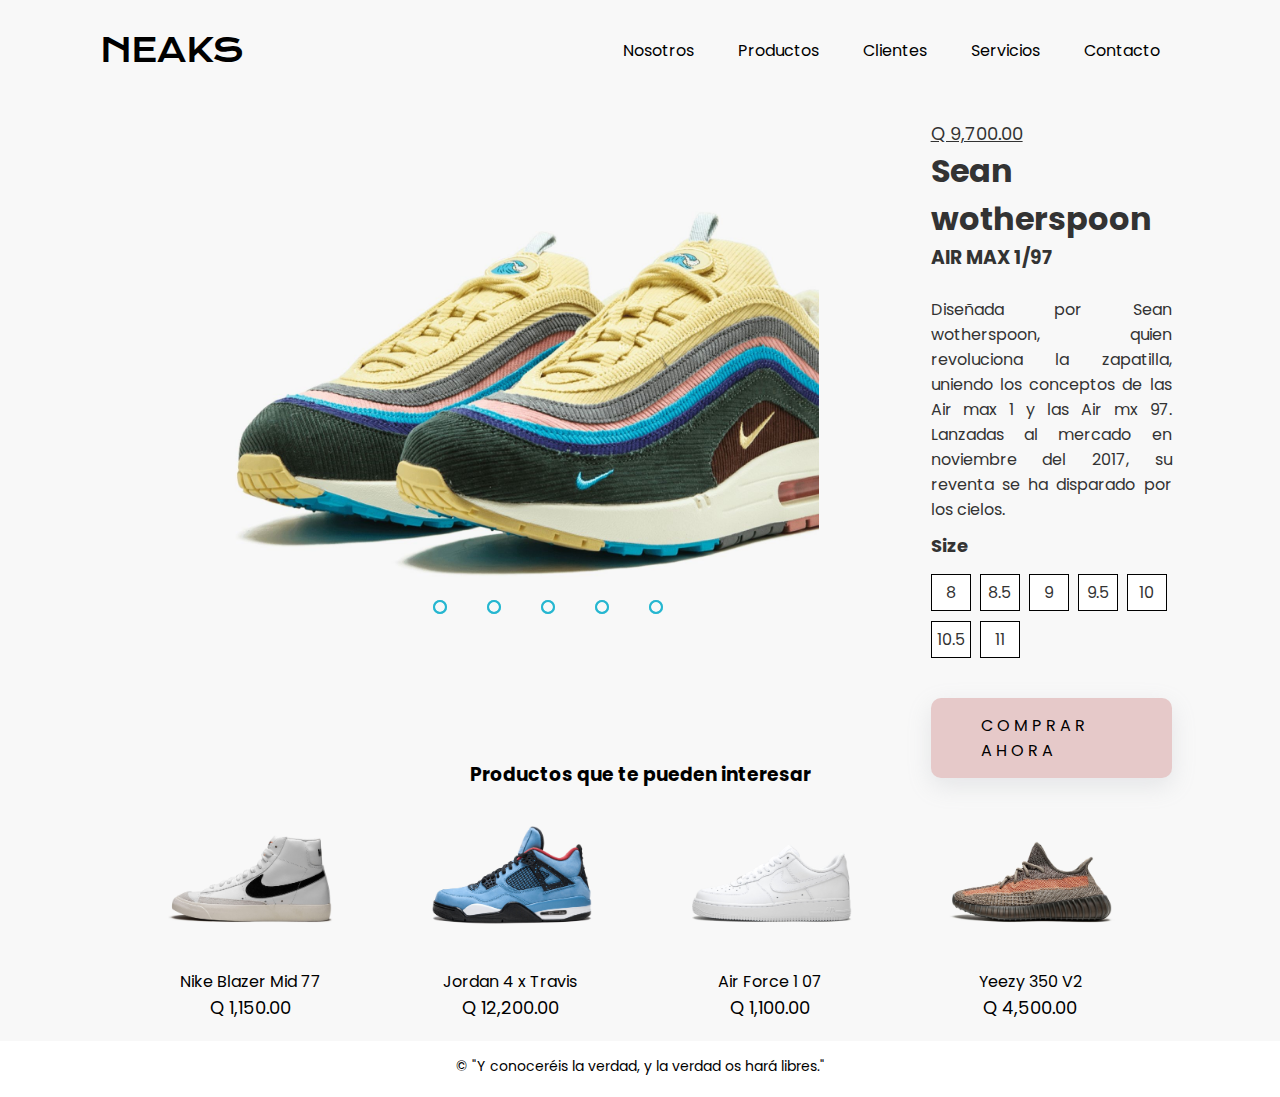
<file: PROYECTO_HTML/producto.html>
<!DOCTYPE html>
<html lang="es">

<head>
    <meta charset="UTF-8">
    <meta http-equiv="X-UA-Compatible" content="IE=edge">
    <meta name="viewport" content="width=device-width, initial-scale=1.0">
    <title>NEAKS GT</title>
    <link rel="shortcut icon" href="favicon.ico" type="img/favicon.png">
    <link rel="stylesheet" href="css/producto.css">
    <link rel="preconnect" href="https://fonts.gstatic.com">
    <link href="https://fonts.googleapis.com/css2?family=Open+Sans:ital@1&display=swap" rel="stylesheet">
    <link href="https://fonts.googleapis.com/css2?family=Poppins:wght@100;400;800;900&display=swap" rel="stylesheet">
    <link href="https://fonts.googleapis.com/css2?family=Krona+One&display=swap" rel="stylesheet">
    <link rel="icon" href="img/Neak Icon.png" />
</head>

<body class="Producto">
    <header>
        <span>
            <a class="brand" href="index.html">NEAKS</a>
        </span>
        <nav>
            <ul class="menu">
                <li><a href="index.html">Nosotros</a>
                    <ul class="submenu">
                        <li><a href="index.html">Misión y Visión</a></li>
                        <li><a href="about-us.html">Quién soy?</a></li>
                    </ul>
                </li>
                <li><a href="index.html">Productos</a></li>
                <li><a href="index.html">Clientes</a></li>
                <li><a href="index.html">Servicios</a></li>
                <li><a href="index.html">Contacto</a>
                    <ul class="submenu">
                        <li><a href="index.html">Contacto Empresa</a></li>
                        <li><a href="about-us.html">Contacto Personal</a></li>
                    </ul>
                </li>
            </ul>
        </nav>
    </header>
    <main>
        <div class="slider">
            <div class="slides">
                <input type="radio" name="radio-btn" id="radio1">
                <input type="radio" name="radio-btn" id="radio2">
                <input type="radio" name="radio-btn" id="radio3">
                <input type="radio" name="radio-btn" id="radio4">
                <input type="radio" name="radio-btn" id="radio5">
                <div class="slide first">
                    <img src="img/1.jpg" alt="">
                </div>
                <div class="slide">
                    <img src="img/2.jpg" alt="">
                </div>
                <div class="slide">
                    <img src="img/3.jpg" alt="">
                </div>
                <div class="slide">
                    <img src="img/4.jpg" alt="">
                </div>
                <div class="slide">
                    <img src="img/5.jpg" alt="">
                </div>
                <div class="navigation-auto">
                    <div class="auto-btn1"></div>
                    <div class="auto-btn2"></div>
                    <div class="auto-btn3"></div>
                    <div class="auto-btn4"></div>
                    <div class="auto-btn5"></div>
                </div>
            </div>
            <div class="navigation-manual">
                <label for="radio1" class="manual-btn"></label>
                <label for="radio2" class="manual-btn"></label>
                <label for="radio3" class="manual-btn"></label>
                <label for="radio4" class="manual-btn"></label>
                <label for="radio5" class="manual-btn"></label>
            </div>
        </div>
        <script type="text/javascript">
            var counter = 1;
            setInterval(function () {
                document.getElementById('radio' + counter).checked = true
                counter++;
                if (counter > 5) {
                    counter = 1;
                }
            }, 5000);

        </script>
        <div class="section-background">
            <div class="textos-background">
                <p class="precio">Q 9,700.00 </p>
                <h1 class="titulo-background">Sean wotherspoon</h1>
                <h3 class="sub-background">AIR MAX 1/97</h3>
                <p>Diseñada por Sean wotherspoon, quien revoluciona la zapatilla, uniendo los conceptos de las Air
                    max 1
                    y
                    las Air mx 97. Lanzadas al mercado en noviembre del 2017, su reventa se ha disparado por los
                    cielos.
                </p>
                <h3 class="Size">Size</h3>
                <div class="sizes">
                    <p>8</p>
                    <p>8.5</p>
                    <p>9</p>
                    <p>9.5</p>
                    <p>10</p>
                    <p>10.5</p>
                    <p>11</p>
                </div>
                <a class="buy-now-button">comprar ahora</a>
            </div>
        </div>
    </main>
    <footer>
        <h3>Productos que te pueden interesar</h3>
        <section class="otros-productos">
            <div class="producto-ind">
                <img src="img/blazer5.jpg" alt="">
                <div class="textos-produ">
                    <a href="blazer.html">Nike Blazer Mid 77</a>
                    <a href="blazer.html" class="precio">Q 1,150.00</a>
                </div>
            </div>
            <div class="producto-ind">
                <img src="img/travis1.jpg" alt="">
                <div class="textos-produ">
                    <a href="travis.html">Jordan 4 x Travis</a>
                    <a href="travis.html" class="precio">Q 12,200.00</a>
                </div>
            </div>
            <div class="producto-ind">
                <img src="img/af5.jpg" alt="">
                <div class="textos-produ">
                    <a href="Air-force.html">Air Force 1 07</a>
                    <a href="Air-force.html" class="precio">Q 1,100.00</a>
                </div>
            </div>
            <div class="producto-ind">
                <img src="img/yeezy5.jpg" alt="">
                <div class="textos-produ">
                    <a href="yeezy.html">Yeezy 350 V2</a>
                    <a href="yeezy.html" class="precio">Q 4,500.00</a>
                </div>
            </div>
        </section>
        <div id="cinco" class="lema-Uni">
            <h2 class="final">&copy; "Y conoceréis la verdad, y la verdad os hará libres."</h2>
        </div>
    </footer>
</body>

</html>
</file>
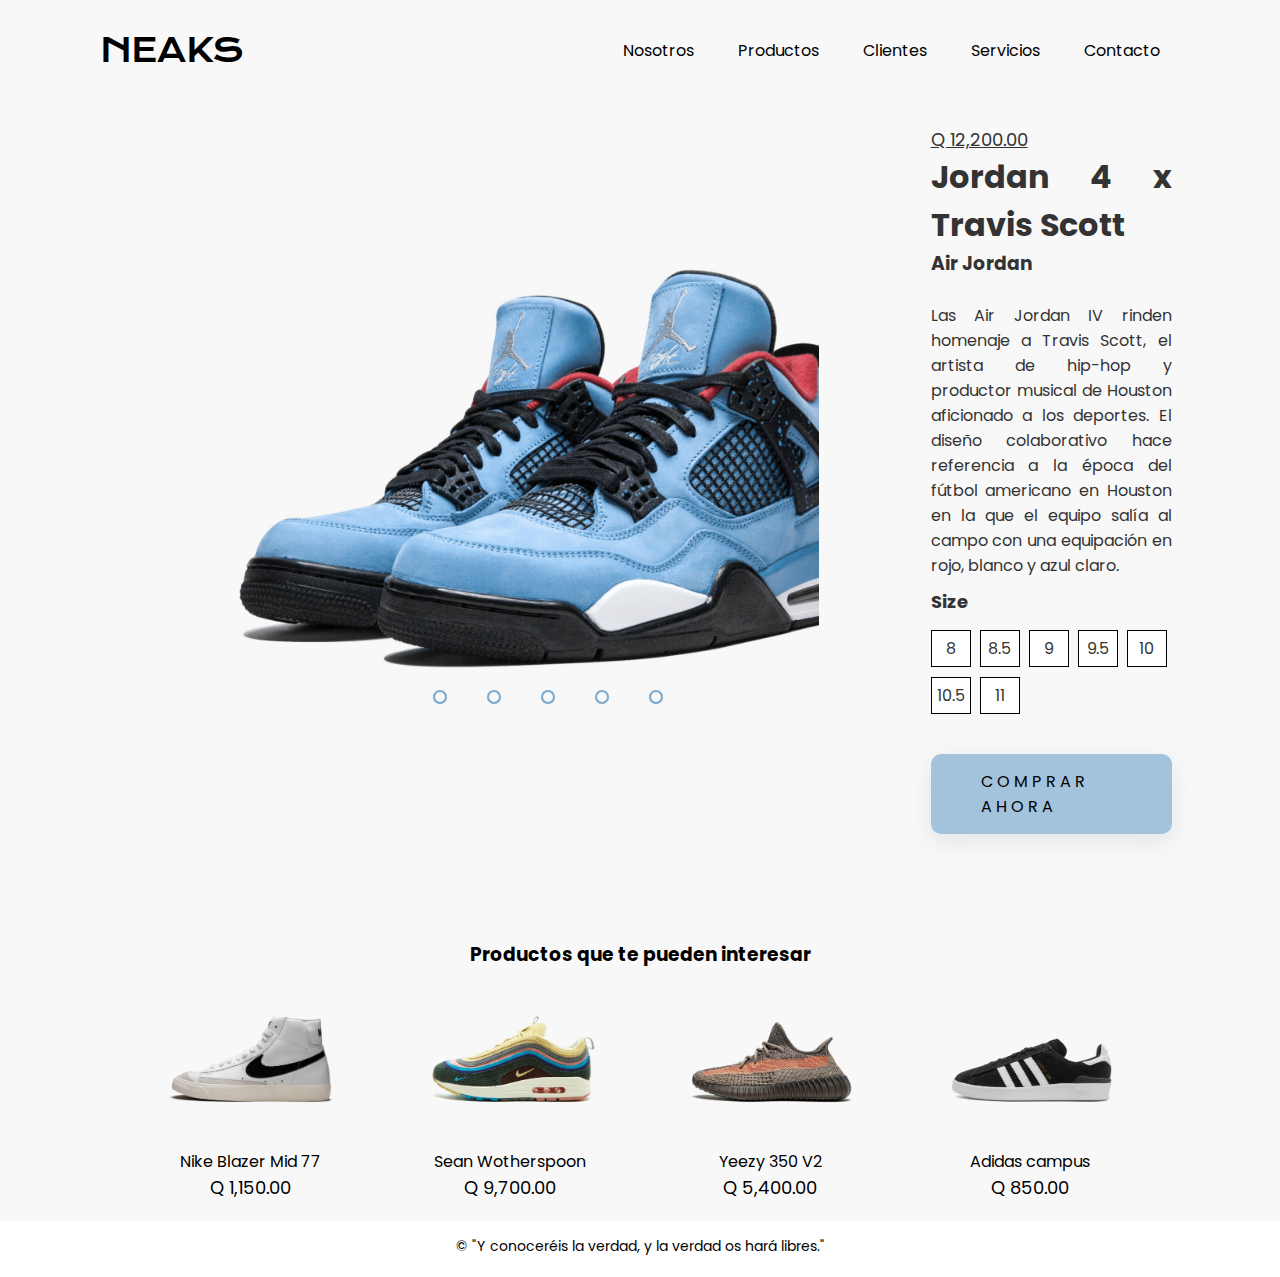
<file: PROYECTO_HTML/travis.html>
<!DOCTYPE html>
<html lang="es">

<head>
    <meta charset="UTF-8">
    <meta http-equiv="X-UA-Compatible" content="IE=edge">
    <meta name="viewport" content="width=device-width, initial-scale=1.0">
    <title>NEAKS GT</title>
    <link rel="shortcut icon" href="favicon.ico" type="img/favicon.png">
    <link rel="stylesheet" href="css/travis.css">
    <link rel="preconnect" href="https://fonts.gstatic.com">
    <link href="https://fonts.googleapis.com/css2?family=Open+Sans:ital@1&display=swap" rel="stylesheet">
    <link href="https://fonts.googleapis.com/css2?family=Poppins:wght@100;400;800;900&display=swap" rel="stylesheet">
    <link href="https://fonts.googleapis.com/css2?family=Krona+One&display=swap" rel="stylesheet">
    <link rel="icon" href="img/Neak Icon.png" />
</head>

<body class="Producto">
    <header>
        <span>
            <a class="brand" href="index.html">NEAKS</a>
        </span>
        <nav>
            <ul class="menu">
                <li><a href="index.html">Nosotros</a>
                    <ul class="submenu">
                        <li><a href="index.html">Misión y Visión</a></li>
                        <li><a href="about-us.html">Quién soy?</a></li>
                    </ul>
                </li>
                <li><a href="index.html">Productos</a></li>
                <li><a href="index.html">Clientes</a></li>
                <li><a href="index.html">Servicios</a></li>
                <li><a href="index.html">Contacto</a>
                    <ul class="submenu">
                        <li><a href="index.html">Contacto Empresa</a></li>
                        <li><a href="about-us.html">Contacto Personal</a></li>
                    </ul>
                </li>
            </ul>
        </nav>
    </header>
    <main>
        <div class="slider">
            <div class="slides">
                <input type="radio" name="radio-btn" id="radio1">
                <input type="radio" name="radio-btn" id="radio2">
                <input type="radio" name="radio-btn" id="radio3">
                <input type="radio" name="radio-btn" id="radio4">
                <input type="radio" name="radio-btn" id="radio5">
                <div class="slide first">
                    <img src="img/travis2.jpg" alt="">
                </div>
                <div class="slide">
                    <img src="img/travis3.jpg" alt="">
                </div>
                <div class="slide">
                    <img src="img/travis4.jpg" alt="">
                </div>
                <div class="slide">
                    <img src="img/travis5.jpg" alt="">
                </div>
                <div class="slide">
                    <img src="img/travis1.jpg" alt="">
                </div>
                <div class="navigation-auto">
                    <div class="auto-btn1"></div>
                    <div class="auto-btn2"></div>
                    <div class="auto-btn3"></div>
                    <div class="auto-btn4"></div>
                    <div class="auto-btn5"></div>
                </div>
            </div>
            <div class="navigation-manual">
                <label for="radio1" class="manual-btn"></label>
                <label for="radio2" class="manual-btn"></label>
                <label for="radio3" class="manual-btn"></label>
                <label for="radio4" class="manual-btn"></label>
                <label for="radio5" class="manual-btn"></label>
            </div>
        </div>
        <script type="text/javascript">
            var counter = 1;
            setInterval(function () {
                document.getElementById('radio' + counter).checked = true
                counter++;
                if (counter > 5) {
                    counter = 1;
                }
            }, 5000);

        </script>
        <div class="section-background">
            <div class="textos-background">
                <p class="precio">Q 12,200.00 </p>
                <h1 class="titulo-background">Jordan 4 x Travis Scott</h1>
                <h3 class="sub-background">Air Jordan</h3>
                <p>Las Air Jordan IV rinden homenaje a Travis Scott, el artista de hip-hop y productor musical de
                    Houston aficionado a los deportes. El diseño colaborativo hace referencia a la época del fútbol
                    americano en Houston en la que el equipo salía al campo con una equipación en rojo, blanco y azul
                    claro.
                </p>
                <h3 class="Size">Size</h3>
                <div class="sizes">
                    <p>8</p>
                    <p>8.5</p>
                    <p>9</p>
                    <p>9.5</p>
                    <p>10</p>
                    <p>10.5</p>
                    <p>11</p>
                </div>
                <a class="buy-now-button">comprar ahora</a>
            </div>
        </div>

    </main>
    <footer>
        <h3>Productos que te pueden interesar</h3>
        <section class="otros-productos">
            <div class="producto-ind">
                <img src="img/blazer5.jpg" alt="">
                <div class="textos-produ">
                    <a href="blazer.html">Nike Blazer Mid 77</a>
                    <a href="blazer.html" class="precio">Q 1,150.00</a>
                </div>
            </div>
            <div class="producto-ind">
                <img src="img/5.jpg" alt="">
                <div class="textos-produ">
                    <a href="producto.html">Sean Wotherspoon</a>
                    <a href="producto.html" class="precio">Q 9,700.00</a>
                </div>
            </div>
            <div class="producto-ind">
                <img src="img/yeezy5.jpg" alt="">
                <div class="textos-produ">
                    <a href="yeezy.html">Yeezy 350 V2</a>
                    <a href="yeezy.html" class="precio">Q 5,400.00</a>
                </div>
            </div>
            <div class="producto-ind">
                <img src="img/campus5.jpg" alt="">
                <div class="textos-produ">
                    <a href="campus.html">Adidas campus</a>
                    <a href="campus.html" class="precio">Q 850.00</a>
                </div>
            </div>
        </section>
        <div id="cinco" class="lema-Uni">
            <h2 class="final">&copy; "Y conoceréis la verdad, y la verdad os hará libres."</h2>
        </div>
    </footer>
</body>

</html>
</file>
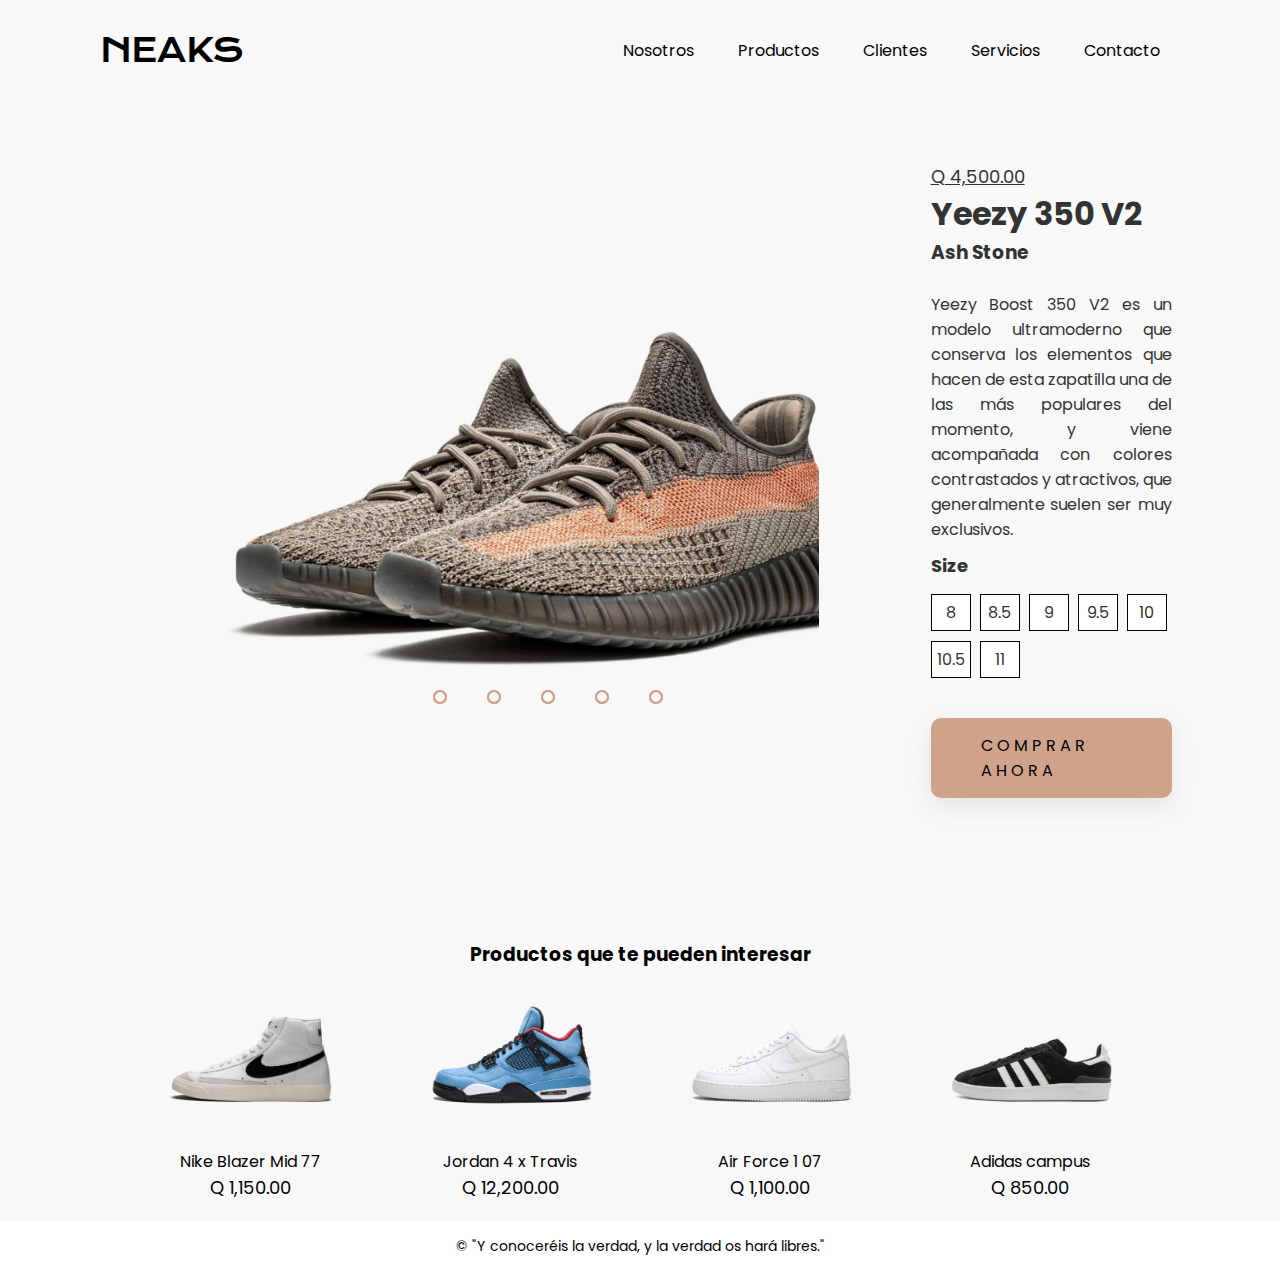
<file: PROYECTO_HTML/yeezy.html>
<!DOCTYPE html>
<html lang="es">

<head>
    <meta charset="UTF-8">
    <meta http-equiv="X-UA-Compatible" content="IE=edge">
    <meta name="viewport" content="width=device-width, initial-scale=1.0">
    <title>NEAKS GT</title>
    <link rel="shortcut icon" href="favicon.ico" type="img/favicon.png">
    <link rel="stylesheet" href="css/yeezy.css">
    <link rel="preconnect" href="https://fonts.gstatic.com">
    <link href="https://fonts.googleapis.com/css2?family=Open+Sans:ital@1&display=swap" rel="stylesheet">
    <link href="https://fonts.googleapis.com/css2?family=Poppins:wght@100;400;800;900&display=swap" rel="stylesheet">
    <link href="https://fonts.googleapis.com/css2?family=Krona+One&display=swap" rel="stylesheet">
    <link rel="icon" href="img/Neak Icon.png" />
</head>

<body class="Producto">
    <header>
        <span>
            <a class="brand" href="index.html">NEAKS</a>
        </span>
        <nav>
            <ul class="menu">
                <li><a href="index.html">Nosotros</a>
                    <ul class="submenu">
                        <li><a href="index.html">Misión y Visión</a></li>
                        <li><a href="about-us.html">Quién soy?</a></li>
                    </ul>
                </li>
                <li><a href="index.html">Productos</a></li>
                <li><a href="index.html">Clientes</a></li>
                <li><a href="index.html">Servicios</a></li>
                <li><a href="index.html">Contacto</a>
                    <ul class="submenu">
                        <li><a href="index.html">Contacto Empresa</a></li>
                        <li><a href="about-us.html">Contacto Personal</a></li>
                    </ul>
                </li>
            </ul>
        </nav>
    </header>
    <main>
        <div class="slider">
            <div class="slides">
                <input type="radio" name="radio-btn" id="radio1">
                <input type="radio" name="radio-btn" id="radio2">
                <input type="radio" name="radio-btn" id="radio3">
                <input type="radio" name="radio-btn" id="radio4">
                <input type="radio" name="radio-btn" id="radio5">
                <div class="slide first">
                    <img src="img/yeezy.jpg1.jpg" alt="">
                </div>
                <div class="slide">
                    <img src="img/yeezy2.jpg" alt="">
                </div>
                <div class="slide">
                    <img src="img/yeezy3.jpg" alt="">
                </div>
                <div class="slide">
                    <img src="img/yeezy4.jpg" alt="">
                </div>
                <div class="slide">
                    <img src="img/yeezy5.jpg" alt="">
                </div>
                <div class="navigation-auto">
                    <div class="auto-btn1"></div>
                    <div class="auto-btn2"></div>
                    <div class="auto-btn3"></div>
                    <div class="auto-btn4"></div>
                    <div class="auto-btn5"></div>
                </div>
            </div>
            <div class="navigation-manual">
                <label for="radio1" class="manual-btn"></label>
                <label for="radio2" class="manual-btn"></label>
                <label for="radio3" class="manual-btn"></label>
                <label for="radio4" class="manual-btn"></label>
                <label for="radio5" class="manual-btn"></label>
            </div>
        </div>
        <script type="text/javascript">
            var counter = 1;
            setInterval(function () {
                document.getElementById('radio' + counter).checked = true
                counter++;
                if (counter > 5) {
                    counter = 1;
                }
            }, 5000);

        </script>
        <div class="section-background">
            <div class="textos-background">
                <p class="precio">Q 4,500.00 </p>
                <h1 class="titulo-background">Yeezy 350 V2 </h1>
                <h3 class="sub-background">Ash Stone</h3>
                <p>Yeezy Boost 350 V2 es un modelo ultramoderno que conserva los elementos que hacen de esta zapatilla
                    una de las más populares del momento, y viene acompañada con colores contrastados y atractivos, que
                    generalmente suelen ser muy exclusivos.
                </p>
                <h3 class="Size">Size</h3>
                <div class="sizes">
                    <p>8</p>
                    <p>8.5</p>
                    <p>9</p>
                    <p>9.5</p>
                    <p>10</p>
                    <p>10.5</p>
                    <p>11</p>
                </div>
                <a class="buy-now-button">comprar ahora</a>
            </div>
        </div>
    </main>
    <footer>
        <h3>Productos que te pueden interesar</h3>
        <section class="otros-productos">
            <div class="producto-ind">
                <img src="img/blazer5.jpg" alt="">
                <div class="textos-produ">
                    <a href="blazer.html">Nike Blazer Mid 77</a>
                    <a href="blazer.html" class="precio">Q 1,150.00</a>
                </div>
            </div>
            <div class="producto-ind">
                <img src="img/travis1.jpg" alt="">
                <div class="textos-produ">
                    <a href="travis.html">Jordan 4 x Travis</a>
                    <a href="travis.html" class="precio">Q 12,200.00</a>
                </div>
            </div>
            <div class="producto-ind">
                <img src="img/af5.jpg" alt="">
                <div class="textos-produ">
                    <a href="Air-force.html">Air Force 1 07</a>
                    <a href="Air-force.html" class="precio">Q 1,100.00</a>
                </div>
            </div>
            <div class="producto-ind">
                <img src="img/campus5.jpg" alt="">
                <div class="textos-produ">
                    <a href="campus.html">Adidas campus</a>
                    <a href="campus.html" class="precio">Q 850.00</a>
                </div>
            </div>
        </section>
        <div id="cinco" class="lema-Uni">
            <h2 class="final">&copy; "Y conoceréis la verdad, y la verdad os hará libres."</h2>
        </div>
    </footer>
</body>

</html>
</file>
<file: PROYECTO_HTML/css/estilos.css>
* {
  margin: 0;
  padding: 0;
  box-sizing: border-box;
}

body {
  font-family: "Poppins";
}

.contenedor {
  padding: 60px 0;
  width: 90%;
  max-width: 1000px;
  margin: auto;
  overflow: hidden;
}

.titulo {
  color: #642a73;
  font-size: 30px;
  text-align: center;
  margin-bottom: 60px;
}
/* Header */

header {
  display: flex;
  padding: 5px 100px;
  justify-content: space-between;
  align-items: center;
  height: 100px;
  background-color: #f7f5f6;
  position: sticky;
  top: 0;
  z-index: 10;
}
main {
  width: 100%;
}

nav {
  background-color: #f7f5f6;
}
nav > a {
  color: #000000;
  font-weight: 700px;
  margin-right: 20px;
  text-decoration: none;
  font-size: 1rem;
  font-family: "Poppins";
}

nav ul {
  list-style: none;
}
.menu li a {
  display: block;
  padding: 15px 20px;
  color: black;
  font-family: "Poppins";
  text-decoration: none;
}
.menu > li {
  position: relative;
  display: inline-block;
}

nav li a:hover {
  text-decoration: underline;
  color: black;
  transition: all 0.3s;
}

.submenu {
  position: absolute;
  background: #f7f5f6;
  visibility: hidden;
  width: 160%;
  opacity: 0;
  transition: opacity 1s;
}

.submenu li a {
  display: block;
  text-align: justify;
  padding: 15px;
  color: #000;
  font-family: "Poppins";
  text-decoration: none;
}

nav li:hover .submenu {
  visibility: visible;
  opacity: 1;
}

.brand {
  font-family: "Krona One", sans-serif;
  font-size: 2em;
}

.section-header {
  width: 55vw;
  max-width: 790px;
  height: 100%;
  display: flex;
  justify-content: center;
  align-items: flex-start;
  flex-direction: column;
  margin-left: 7rem;
}

.textos-header {
  font-family: "Poppins", sans-serif;
  font-weight: 900;
  font-size: 4em;
  line-height: 1em;
  color: #333;
}

.buy-now-button {
  margin-top: 40px;
  background-color: #e6c9c9;
  border-radius: 10px;
  box-shadow: rgba(149, 157, 165, 0.2) 0px 8px 24px;
  padding: 15px 50px;
  font-family: "Poppins", sans-serif;
  cursor: pointer;
  font-weight: 400;
  text-transform: uppercase;
  letter-spacing: 4px;
  text-decoration: none;
  color: #000;
}

.wave {
  position: absolute;
  bottom: 0;
  width: 100%;
}

.background {
  width: 100vw;
  height: calc(100vh - 100px);
  background: #4b79a1; /* fallback for old browsers */
  background: -webkit-linear-gradient(
      to right,
      hsla(207, 34%, 24%, 0),
      #4b79a100
    ),
    url(../img/bg.png); /* Chrome 10-25, Safari 5.1-6 */
  background: linear-gradient(to right, hsla(207, 34%, 24%, 0), #4b79a100),
    url(../img/bg.png); /* W3C, IE 10+/ Edge, Firefox 16+, Chrome 26+, Opera 12+, Safari 7+ */
  background-size: cover;
  background-attachment: fixed;
  position: relative;
}

.contenedor-sobre-nosotros {
  display: flex;
  align-items: center;
  justify-content: space-evenly;
  height: 100vh;
}

.imagen-about-us {
  height: 60vh;
}

.contenedor-sobre-nosotros .contenido-textos {
  width: 30%;
  margin-right: 50px;
  margin-top: 3%;
}

.contenido-textos h3 {
  margin-bottom: 15px;
  padding-top: 14px;
}

.contenido-textos h3 span {
  background: #ff4040;
  color: white;
  border-radius: 50%;
  display: inline-block;
  text-align: center;
  width: 30px;
  height: 30px;
  padding: 2px;
  box-shadow: 0 0 6px 0 rgba(0, 0, 0, 0.5);
  margin-right: 5px;
}

.contenido-textos p {
  font-weight: 300;
  text-align: center;
  padding: flex;
  flex-direction: column;
  font-weight: 400;
  text-align: justify;
}

.portafolio {
  background: #f2f2f2;
}
.galeria-prod {
  display: flex;
  justify-content: space-evenly;
  flex-wrap: wrap;
}
.imagen-prod {
  width: 24%;
  margin-bottom: 10px;
  height: 200px;
  overflow: hidden;
  position: relative;
  cursor: pointer;
  box-shadow: 0 0 6px 0 rgba(0, 0, 0, 0.5);
}
.imagen-prod > img {
  width: 100%;
  height: 100%;
  object-fit: cover;
  display: block;
}
.hover-productos {
  position: absolute;
  width: 100%;
  height: 100%;
  top: 0;
  transform: scale(0);
  background: hsla(240, 7%, 97%, 0.404);
  transition: transform 0.5s;
  display: flex;
  justify-content: center;
  align-items: center;
  flex-direction: column;
}

.hover-productos > img {
  width: 50px;
}

.hover-productos p {
  color: #000;
}
.hover-productos a {
  color: black;
  text-decoration: none;
}

.imagen-prod:hover .hover-productos {
  transform: scale(1);
}

.cards {
  display: flex;
  justify-content: space-evenly;
}

.cards .card {
  background: #f2f2f2;
  display: flex;
  width: 46%;
  height: 200px;
  align-items: center;
  justify-content: space-evenly;
  border-radius: 0px;
  box-shadow: 0 0 6px 0 rgba(0, 0, 0, 0);
}

.cards .card img {
  width: 100px;
  height: 100px;
  object-fit: cover;
  border-radius: 50%;
  display: block;
}
.cards .card > .contenido-texto-card {
  width: 60%;
}

.cards .card > .contenido-texto-card p {
  font-weight: 400;
  padding-top: 5px;
  width: 100%;
}
.clientes h2 {
  padding-top: 50px;
}
.titulo-cliente {
  color: #642a73;
  font-size: 30px;
  text-align: center;
  margin-bottom: 50px;
}

.servicios {
  background: #f2f2f2;
  padding-bottom: 30px;
}

.servicio-cont {
  display: flex;
  justify-content: space-between;
  align-items: center;
}

.servicio-ind {
  width: 28%;
  text-align: center;
}

.servicio-ind img {
  width: 90%;
}

.servicio-ind h3 {
  margin: 10px 0;
}

.servicio-ind p {
  font-weight: 300;
  text-align: center;
  font-weight: 400;
}

.servicio-ind img {
  border-radius: 20px;
}

footer {
  background: #6d6d6d;
  padding: 60px 0 30px 0;
  margin: auto;
  overflow: hidden;
}

.contenedor-footer {
  display: flex;
  width: 90%;
  justify-content: space-evenly;
  margin: auto;
  padding-bottom: 50px;
  border-bottom: 1px solid #ccc;
}

.content-foo {
  text-align: center;
}

.content-foo h4 {
  color: black;
  border-bottom: 3px solid #af20d3;
  padding-bottom: 5px;
  margin-bottom: 10px;
}

.content-foo p {
  color: black;
}

.final {
  text-align: center;
  font-size: 14px;
  margin: 20px 0 0 0;
  color: #000;
  font-weight: 400;
}

@media screen and (max-width: 900px) {
  .background {
    background-position: center;
  }
  .background .section-header {
    font-size: 50%;
    margin-left: 15px;
  }

  .buy-now-button {
    font-size: 130%;
    text-align: center;
  }

  .contenedor-sobre-nosotros {
    flex-direction: column;
    justify-content: center;
    align-items: center;
  }

  .contenedor-sobre-nosotros .contenido-textos {
    width: 90%;
  }

  .imagen-about-us {
    width: 90%;
    height: 90%;
  }

  .imagen-prod {
    width: 44%;
  }

  .cards {
    justify-content: center;
    flex-direction: column;
    align-items: center;
  }

  .cards .card {
    width: 90%;
  }

  .cards .card :first-child {
    margin-bottom: 30px;
  }

  .servicio-cont {
    justify-content: center;
    flex-direction: column;
    align-items: center;
  }

  .servicio-ind {
    width: 100%;
    text-align: center;
  }

  .servicio-ind:nth-child(1),
  .servicio-ind:nth-child(2) {
    margin-bottom: 60px;
  }

  .servicio-ind img {
    width: 90%;
  }
  .contenedor-footer {
    justify-content: center;
    flex-direction: column;
    align-items: center;
    margin-bottom: 20px;
  }
}

@media screen and (max-width: 500px) {
  nav {
    text-align: center;
    padding: 30px;
  }

  nav > a {
    margin-right: 5px;
  }

  .textos-header h1 {
    font-size: 35px;
  }

  .textos-header h2 {
    font-size: 20px;
  }

  .imagen-about-us {
    margin-bottom: 60px;
    width: 99%;
  }

  .contenedor-sobre-nosotros .contenido-textos {
    width: 95%;
  }
}
</file>
<file: PROYECTO_HTML/css/about-us.css>
* {
  margin: 0;
  padding: 0;
  box-sizing: border-box;
}

body {
  font-family: "Poppins";
  background-color: #f7f5f6;
}

header {
  display: flex;
  padding: 5px 100px;
  justify-content: space-between;
  align-items: center;
  height: 100px;
  background-color: #f7f5f6;
  position: sticky;
  top: 0;
  z-index: 10;
}

nav {
  background-color: #f7f5f6;
}

nav > a {
  color: #000000;
  font-weight: 700px;
  margin-right: 20px;
  text-decoration: none;
  font-size: 1rem;
  font-family: "Poppins";
}

nav ul {
  list-style: none;
}
.menu li a {
  display: block;
  padding: 15px 20px;
  color: black;
  font-family: "Poppins";
  text-decoration: none;
}
.menu > li {
  position: relative;
  display: inline-block;
}

nav li a:hover {
  text-decoration: underline;
  color: black;
  transition: all 0.3s;
}

.submenu {
  position: absolute;
  background: #f7f5f6;
  visibility: hidden;
  width: 160%;
  opacity: 0;
  transition: opacity 1s;
}

.submenu li a {
  display: block;
  text-align: justify;
  padding: 15px;
  color: #000;
  font-family: "Poppins";
  text-decoration: none;
}

nav li:hover .submenu {
  visibility: visible;
  opacity: 1;
}

nav > a:hover {
  text-decoration: underline;
  color: black;
}

.brand {
  font-family: "Krona One", sans-serif;
  font-size: 2em;
  color: #000000;
  text-decoration: none;
}

.quienes-somos {
  margin: 50px 200px 50px 200px;
  background-color: #f7f5f6;
  border-radius: 30px;
}
.about-us {
  align-items: center;
}
.about-us img {
  width: 100%;
}
.textos-quienes-somos {
  text-align: center;
  padding: 50px;
  border-radius: 30px;
}
.textos-quienes-somos h1 {
  margin: 40px 0 30px 0;
}
.textos-quienes-somos p {
  text-align: justify;
  padding-top: 20px;
  margin-right: 100px;
  margin-left: 100px;
}
.about-us {
  display: flex;
  flex-direction: column;
  align-items: center;
}
.about-us .me {
  margin: 40px 0 40px 0;
}

.imagenes-empresa img {
  width: 30vh;
  height: 30vh;
  object-fit: cover;
  margin-left: 20px;
  margin-top: 40px;
}

footer {
  background: #dddcdc;
  padding: 60px 0 30px 0;
  display: flex;
  flex-direction: column;
  align-items: center;
}
.Redes {
  display: flex;
  margin-top: 20px;
}
.red1 {
  margin-right: 100px;
}
.red2 {
  margin-right: 100px;
}

.Redes img {
  height: 100px;
  width: 100px;
  object-fit: cover;
  justify-content: center;
  margin-bottom: 10px;
}
.red p {
  margin-top: 10px;
  text-align: center;
}

footer h1 {
  text-align: center;
  margin-bottom: 20px;
}
footer h3 {
  font-size: 14px;
  font-weight: 400;
  text-align: center;
  padding-top: 30px;
}
footer h2 {
  text-align: center;
  padding-top: 50px;
  padding-bottom: 30px;
}

iframe {
  margin-right: auto;
  margin-left: auto;
}
</file>
<file: PROYECTO_HTML/css/Air-force.css>
* {
  margin: 0;
  padding: 0;
  box-sizing: border-box;
}
header {
  display: flex;
  padding: 5px 100px;
  justify-content: space-between;
  align-items: center;
  height: 100px;
  background-color: #f8f8f8;
}

main {
  width: 100%;
  background-color: #f8f8f8;
  display: flex;
  padding: 20px 48px;
  align-items: center;
  height: calc(100vh - 140px);
}

.producto {
  margin: 0;
  padding: 0;
  background-size: cover;
  background-position: cover;
  object-fit: center;
  font-family: "Poppins";
  height: auto;
  width: 100%;
  height: 100%;
}

nav {
  background-color: #f8f8f8;
}

nav > a {
  color: #000000;
  font-weight: 700px;
  margin-right: 20px;
  text-decoration: none;
  font-size: 1rem;
  font-family: "Poppins";
}

nav > a:hover {
  text-decoration: underline;
  color: black;
}
nav ul {
  list-style: none;
}
.menu li a {
  display: block;
  padding: 15px 20px;
  color: black;
  font-family: "Poppins";
  text-decoration: none;
}
.menu > li {
  position: relative;
  display: inline-block;
}

nav li a:hover {
  text-decoration: underline;
  color: black;
  transition: all 0.3s;
}

.submenu {
  position: absolute;
  background: #f7f5f6;
  visibility: hidden;
  border-radius: 50px;
  width: 160%;
  opacity: 0;
  transition: opacity 1s;
}

.submenu li a {
  display: block;
  text-align: justify;
  padding: 15px;
  color: #000;
  font-family: "Poppins";
  text-decoration: none;
}

nav li:hover .submenu {
  visibility: visible;
  opacity: 1;
}
.brand {
  font-family: "Krona One", sans-serif;
  font-size: 2em;
  text-decoration: none;
  color: #000;
}

.section-background {
  padding: flex;
  justify-content: space-evenly;
}

.slider {
  height: 500px;
  width: 200vh;
  border-radius: 10px;
  overflow: hidden;
  background: #f8f8f8;
}

.slides {
  width: 500%;
  height: 500px;
  display: flex;
  margin-left: 100px;
}
.slides input {
  display: none;
}

.slide {
  width: 20%;
  transition: 2s;
}

.slide img {
  width: 800px;
  height: 500px;
  background-size: cover;
}
.navigation-manual {
  position: absolute;
  width: 800px;
  margin-top: -40px;
  display: flex;
  justify-content: center;
  margin-left: 100px;
}

.manual-btn {
  border: 2px solid #d8d8d8;
  padding: 5px;
  border-radius: 10px;
  cursor: pointer;
  transition: 1s;
}

.manual-btn:not(:last-child) {
  margin-right: 40px;
}
.manual-btn:hover {
  background: #d8d8d8;
}

#radio1:checked ~ .first {
  margin-left: 0;
}

#radio2:checked ~ .first {
  margin-left: -20%;
}

#radio3:checked ~ .first {
  margin-left: -40%;
}

#radio4:checked ~ .first {
  margin-left: -60%;
}

#radio5:checked ~ .first {
  margin-left: -80%;
}

.navigation-auto {
  position: absolute;
  display: flex;
  width: 800px;
  justify-content: center;
  margin-top: 460px;
}

.navigation-auto div {
  border: 2px solid #d8d8d8;
  padding: 5px;
  border-radius: 10px;
  transition: 1s;
}

.navigation-auto div:not(:last-child) {
  margin-right: 40px;
}

#radio1:checked ~ .navigation-auto .auto-btn1 {
  background: #d8d8d8;
}
#radio2:checked ~ .navigation-auto .auto-btn2 {
  background: #d8d8d8;
}
#radio3:checked ~ .navigation-auto .auto-btn3 {
  background: #d8d8d8;
}
#radio4:checked ~ .navigation-auto .auto-btn4 {
  background: #d8d8d8;
}
#radio5:checked ~ .navigation-auto .auto-btn5 {
  background: #d8d8d8;
}

.section-background {
  width: 55vw;
  max-width: 790px;
  height: 100%;
  display: flex;
  justify-content: space-evenly;
  align-items: flex-start;
  flex-direction: column;
  margin-left: 7rem;
}

.textos-background {
  font-family: "Poppins", sans-serif;
  font-size: 1rem;
  color: #333;
  justify-content: space-evenly;
  margin-right: 20%;
  text-align: justify;
}

.section-background a {
  margin-top: 30px;
  background-color: #d8d8d8;
  border-radius: 10px;
  box-shadow: rgba(149, 157, 165, 0.2) 0px 8px 24px;
  padding: 15px 50px;
  font-family: "Poppins", sans-serif;
  cursor: pointer;
  font-weight: 400;
  text-transform: uppercase;
  letter-spacing: 4px;
  text-decoration: none;
  color: #000;
  display: inline-block;
}
.precio {
  text-decoration: underline;
  font-size: 18px;
}

.Size {
  font-size: 18px;
  color: #333;
  padding-top: 10px;
  margin-bottom: 15px;
}

.sizes p {
  width: 40px;
  text-align: center;
  background-color: white;
  border: 0.5px solid black;
  padding: 5px 5px;
  cursor: pointer;
  display: inline-block;
  margin: 0 5px 10px 0;
}

.otros-productos {
  display: flex;
  justify-content: center;
  background-color: #f8f8f8;
}

.otros-productos img {
  width: 200px;
  height: 120px;
  margin: 30px;
  display: flex;
  object-fit: center;
}

footer {
  background: #f8f8f8;
  margin: auto;
  align-items: center;
  justify-content: center;
  height: 40px;
  padding-top: 80px;
}
footer h3 {
  text-align: center;
  font-family: "Poppins";
  font-weight: bold;
  background-color: #f8f8f8;
}
.textos-produ {
  text-align: center;
  padding-bottom: 20px;
  font-family: "Poppins";
}

.textos-produ a {
  text-decoration: none;
  color: #000;
  display: block;
}

.lema-Uni h2 {
  text-align: center;
  font-size: 14px;
  color: #000;
  font-family: "Poppins";
  font-weight: 400;
  background-color: white;
  margin-top: 15px;
  padding-bottom: 20px;
}
.sub-background {
  margin-bottom: 25px;
}
</file>
<file: PROYECTO_HTML/css/blazer.css>
* {
  margin: 0;
  padding: 0;
  box-sizing: border-box;
}
header {
  display: flex;
  padding: 5px 100px;
  justify-content: space-between;
  align-items: center;
  height: 100px;
  background-color: #f8f8f8;
}

main {
  width: 100%;
  background-color: #f8f8f8;
  display: flex;
  padding: 20px 48px;
  align-items: center;
  height: calc(100vh - 140px);
}

.producto {
  margin: 0;
  padding: 0;
  background-size: cover;
  background-position: cover;
  object-fit: center;
  font-family: "Poppins";
  height: auto;
  width: 100%;
  height: 100%;
}

nav {
  background-color: #f8f8f8;
}

nav > a {
  color: #000000;
  font-weight: 700px;
  margin-right: 20px;
  text-decoration: none;
  font-size: 1rem;
  font-family: "Poppins";
}

nav > a:hover {
  text-decoration: underline;
  color: black;
}
nav ul {
  list-style: none;
}
.menu li a {
  display: block;
  padding: 15px 20px;
  color: black;
  font-family: "Poppins";
  text-decoration: none;
}
.menu > li {
  position: relative;
  display: inline-block;
}

nav li a:hover {
  text-decoration: underline;
  color: black;
  transition: all 0.3s;
}

.submenu {
  position: absolute;
  background: #f7f5f6;
  visibility: hidden;

  width: 160%;
  opacity: 0;
  transition: opacity 1s;
}

.submenu li a {
  display: block;
  text-align: justify;
  padding: 15px;
  color: #000;
  font-family: "Poppins";
  text-decoration: none;
}

nav li:hover .submenu {
  visibility: visible;
  opacity: 1;
}
.brand {
  font-family: "Krona One", sans-serif;
  font-size: 2em;
  text-decoration: none;
  color: #000;
}

.section-background {
  padding: flex;
  justify-content: space-evenly;
}

.slider {
  height: 500px;
  width: 200vh;
  border-radius: 10px;
  overflow: hidden;
  background: #f8f8f8;
}

.slides {
  width: 500%;
  height: 500px;
  display: flex;
  margin-left: 100px;
}
.slides input {
  display: none;
}

.slide {
  width: 20%;
  transition: 2s;
}

.slide img {
  width: 800px;
  height: 500px;
  background-size: cover;
}
.navigation-manual {
  position: absolute;
  width: 800px;
  margin-top: -40px;
  display: flex;
  justify-content: center;
  margin-left: 100px;
}

.manual-btn {
  border: 2px solid #bbafa2;
  padding: 5px;
  border-radius: 10px;
  cursor: pointer;
  transition: 1s;
}

.manual-btn:not(:last-child) {
  margin-right: 40px;
}
.manual-btn:hover {
  background: #bbafa2;
}

#radio1:checked ~ .first {
  margin-left: 0;
}

#radio2:checked ~ .first {
  margin-left: -20%;
}

#radio3:checked ~ .first {
  margin-left: -40%;
}

#radio4:checked ~ .first {
  margin-left: -60%;
}

#radio5:checked ~ .first {
  margin-left: -80%;
}

.navigation-auto {
  position: absolute;
  display: flex;
  width: 800px;
  justify-content: center;
  margin-top: 460px;
}

.navigation-auto div {
  border: 2px solid #bbafa2;
  padding: 5px;
  border-radius: 10px;
  transition: 1s;
}

.navigation-auto div:not(:last-child) {
  margin-right: 40px;
}

#radio1:checked ~ .navigation-auto .auto-btn1 {
  background: #bbafa2;
}
#radio2:checked ~ .navigation-auto .auto-btn2 {
  background: #bbafa2;
}
#radio3:checked ~ .navigation-auto .auto-btn3 {
  background: #bbafa2;
}
#radio4:checked ~ .navigation-auto .auto-btn4 {
  background: #bbafa2;
}
#radio5:checked ~ .navigation-auto .auto-btn5 {
  background: #bbafa2;
}

.section-background {
  width: 55vw;
  max-width: 790px;
  height: 100%;
  display: flex;
  justify-content: space-evenly;
  align-items: flex-start;
  flex-direction: column;
  margin-left: 7rem;
}

.textos-background {
  font-family: "Poppins", sans-serif;
  font-size: 1rem;
  color: #333;
  justify-content: space-evenly;
  margin-right: 20%;
  text-align: justify;
}

.section-background a {
  margin-top: 30px;
  background-color: #bbb8b5;
  border-radius: 10px;
  box-shadow: rgba(149, 157, 165, 0.2) 0px 8px 24px;
  padding: 15px 50px;
  font-family: "Poppins", sans-serif;
  cursor: pointer;
  font-weight: 400;
  text-transform: uppercase;
  letter-spacing: 4px;
  text-decoration: none;
  color: #000;
  display: inline-block;
}
.precio {
  text-decoration: underline;
  font-size: 18px;
}

.Size {
  font-size: 18px;
  color: #333;
  padding-top: 10px;
  margin-bottom: 15px;
}

.sizes p {
  width: 40px;
  text-align: center;
  background-color: white;
  border: 0.5px solid black;
  padding: 5px 5px;
  cursor: pointer;
  display: inline-block;
  margin: 0 5px 10px 0;
}

.otros-productos {
  display: flex;
  justify-content: center;
  background-color: #f8f8f8;
}

.otros-productos img {
  width: 200px;
  height: 120px;
  margin: 30px;
  display: flex;
  object-fit: center;
}

footer {
  background: #f8f8f8;
  margin: auto;
  align-items: center;
  justify-content: center;
  height: 40px;
  padding-top: 80px;
}
footer h3 {
  text-align: center;
  font-family: "Poppins";
  font-weight: bold;
  background-color: #f8f8f8;
}
.textos-produ {
  text-align: center;
  padding-bottom: 20px;
  font-family: "Poppins";
}

.textos-produ a {
  text-decoration: none;
  color: #000;
  display: block;
}

.lema-Uni h2 {
  text-align: center;
  font-size: 14px;
  color: #000;
  font-family: "Poppins";
  font-weight: 400;
  background-color: white;
  margin-top: 15px;
  padding-bottom: 20px;
}
.sub-background {
  margin-bottom: 25px;
}
</file>
<file: PROYECTO_HTML/css/campus.css>
* {
  margin: 0;
  padding: 0;
  box-sizing: border-box;
}
header {
  display: flex;
  padding: 5px 100px;
  justify-content: space-between;
  align-items: center;
  height: 100px;
  background-color: #f8f8f8;
}

main {
  width: 100%;
  background-color: #f8f8f8;
  display: flex;
  padding: 20px 48px;
  align-items: center;
  height: calc(100vh - 140px);
}

.producto {
  margin: 0;
  padding: 0;
  background-size: cover;
  background-position: cover;
  object-fit: center;
  font-family: "Poppins";
  height: auto;
  width: 100%;
  height: 100%;
}

nav {
  background-color: #f8f8f8;
}

nav > a {
  color: #000000;
  font-weight: 700px;
  margin-right: 20px;
  text-decoration: none;
  font-size: 1rem;
  font-family: "Poppins";
}

nav > a:hover {
  text-decoration: underline;
  color: black;
}
nav ul {
  list-style: none;
}
.menu li a {
  display: block;
  padding: 15px 20px;
  color: black;
  font-family: "Poppins";
  text-decoration: none;
}
.menu > li {
  position: relative;
  display: inline-block;
}

nav li a:hover {
  text-decoration: underline;
  color: black;
  transition: all 0.3s;
}

.submenu {
  position: absolute;
  background: #f7f5f6;
  visibility: hidden;
  width: 160%;
  opacity: 0;
  transition: opacity 1s;
}

.submenu li a {
  display: block;
  text-align: justify;
  padding: 15px;
  color: #000;
  font-family: "Poppins";
  text-decoration: none;
}

nav li:hover .submenu {
  visibility: visible;
  opacity: 1;
}
.brand {
  font-family: "Krona One", sans-serif;
  font-size: 2em;
  text-decoration: none;
  color: #000;
}

.section-background {
  padding: flex;
  justify-content: space-evenly;
}

.slider {
  height: 500px;
  width: 200vh;
  border-radius: 10px;
  overflow: hidden;
  background: #f8f8f8;
}

.slides {
  width: 500%;
  height: 500px;
  display: flex;
  margin-left: 100px;
}
.slides input {
  display: none;
}

.slide {
  width: 20%;
  transition: 2s;
}

.slide img {
  width: 800px;
  height: 500px;
  background-size: cover;
}
.navigation-manual {
  position: absolute;
  width: 800px;
  margin-top: -40px;
  display: flex;
  justify-content: center;
  margin-left: 100px;
}

.manual-btn {
  border: 2px solid #e4c85f85;
  padding: 5px;
  border-radius: 10px;
  cursor: pointer;
  transition: 1s;
}

.manual-btn:not(:last-child) {
  margin-right: 40px;
}
.manual-btn:hover {
  background: #e4c85f85;
}

#radio1:checked ~ .first {
  margin-left: 0;
}

#radio2:checked ~ .first {
  margin-left: -20%;
}

#radio3:checked ~ .first {
  margin-left: -40%;
}

#radio4:checked ~ .first {
  margin-left: -60%;
}

#radio5:checked ~ .first {
  margin-left: -80%;
}

.navigation-auto {
  position: absolute;
  display: flex;
  width: 800px;
  justify-content: center;
  margin-top: 460px;
}

.navigation-auto div {
  border: 2px solid #e4c85f85;
  padding: 5px;
  border-radius: 10px;
  transition: 1s;
}

.navigation-auto div:not(:last-child) {
  margin-right: 40px;
}

#radio1:checked ~ .navigation-auto .auto-btn1 {
  background: #e4c85f85;
}
#radio2:checked ~ .navigation-auto .auto-btn2 {
  background: #e4c85f85;
}
#radio3:checked ~ .navigation-auto .auto-btn3 {
  background: #e4c85f85;
}
#radio4:checked ~ .navigation-auto .auto-btn4 {
  background: #e4c85f85;
}
#radio5:checked ~ .navigation-auto .auto-btn5 {
  background: #e4c85f85;
}

.section-background {
  width: 55vw;
  max-width: 790px;
  height: 100%;
  display: flex;
  justify-content: space-evenly;
  align-items: flex-start;
  flex-direction: column;
  margin-left: 7rem;
}

.textos-background {
  font-family: "Poppins", sans-serif;
  font-size: 1rem;
  color: #333;
  justify-content: space-evenly;
  margin-right: 20%;
  text-align: justify;
}

.section-background a {
  margin-top: 30px;
  background-color: #e4c85f85;
  border-radius: 10px;
  box-shadow: rgba(149, 157, 165, 0.2) 0px 8px 24px;
  padding: 15px 50px;
  font-family: "Poppins", sans-serif;
  cursor: pointer;
  font-weight: 400;
  text-transform: uppercase;
  letter-spacing: 4px;
  text-decoration: none;
  color: #000;
  display: inline-block;
}
.precio {
  text-decoration: underline;
  font-size: 18px;
}

.Size {
  font-size: 18px;
  color: #333;
  padding-top: 10px;
  margin-bottom: 15px;
}

.sizes p {
  width: 40px;
  text-align: center;
  background-color: white;
  border: 0.5px solid black;
  padding: 5px 5px;
  cursor: pointer;
  display: inline-block;
  margin: 0 5px 10px 0;
}

.otros-productos {
  display: flex;
  justify-content: center;
  background-color: #f8f8f8;
}

.otros-productos img {
  width: 200px;
  height: 120px;
  margin: 30px;
  display: flex;
  object-fit: center;
}

footer {
  background: #f8f8f8;
  margin: auto;
  align-items: center;
  justify-content: center;
  height: 40px;
  padding-top: 80px;
}
footer h3 {
  text-align: center;
  font-family: "Poppins";
  font-weight: bold;
  background-color: #f8f8f8;
}
.textos-produ {
  text-align: center;
  padding-bottom: 20px;
  font-family: "Poppins";
}

.textos-produ a {
  text-decoration: none;
  color: #000;
  display: block;
}

.lema-Uni h2 {
  text-align: center;
  font-size: 14px;
  color: #000;
  font-family: "Poppins";
  font-weight: 400;
  background-color: white;
  margin-top: 15px;
  padding-bottom: 20px;
}
.sub-background {
  margin-bottom: 25px;
}
</file>
<file: PROYECTO_HTML/css/producto.css>
* {
  margin: 0;
  padding: 0;
  box-sizing: border-box;
}
header {
  display: flex;
  padding: 5px 100px;
  justify-content: space-between;
  align-items: center;
  height: 100px;
  background-color: #f8f8f8;
}

main {
  width: 100%;
  background-color: #f8f8f8;
  display: flex;
  padding: 20px 48px;
  align-items: center;
  height: calc(80vh - 140px);
}
.producto {
  margin: 0;
  padding: 0;
  background-size: cover;
  background-position: cover;
  object-fit: center;
  font-family: "Poppins";
  height: auto;
  width: 100%;
  height: 100%;
}

nav {
  background-color: #f8f8f8;
}

nav > a {
  color: #000000;
  font-weight: 700px;
  margin-right: 20px;
  text-decoration: none;
  font-size: 1rem;
  font-family: "Poppins";
}

nav > a:hover {
  text-decoration: underline;
  color: black;
}
nav ul {
  list-style: none;
}
.menu li a {
  display: block;
  padding: 15px 20px;
  color: black;
  font-family: "Poppins";
  text-decoration: none;
}
.menu > li {
  position: relative;
  display: inline-block;
}

nav li a:hover {
  text-decoration: underline;
  color: black;
  transition: all 0.3s;
}

.submenu {
  position: absolute;
  background: #f7f5f6;
  visibility: hidden;
  width: 160%;
  opacity: 0;
  transition: opacity 1s;
}

.submenu li a {
  display: block;
  text-align: justify;
  padding: 15px;
  color: #000;
  font-family: "Poppins";
  text-decoration: none;
}

nav li:hover .submenu {
  visibility: visible;
  opacity: 1;
}
.brand {
  font-family: "Krona One", sans-serif;
  font-size: 2em;
  text-decoration: none;
  color: #000;
}

.section-background {
  padding: flex;
  justify-content: space-evenly;
}

.slider {
  height: 500px;
  width: 200vh;
  border-radius: 10px;
  overflow: hidden;
  background: #f8f8f8;
}

.slides {
  width: 500%;
  height: 500px;
  display: flex;
  margin-left: 100px;
}
.slides input {
  display: none;
}

.slide {
  width: 20%;
  transition: 2s;
}

.slide img {
  width: 800px;
  height: 500px;
  background-size: cover;
}
.navigation-manual {
  position: absolute;
  width: 800px;
  margin-top: -40px;
  display: flex;
  justify-content: center;
  margin-left: 100px;
}

.manual-btn {
  border: 2px solid #28b5d0;
  padding: 5px;
  border-radius: 10px;
  cursor: pointer;
  transition: 1s;
}

.manual-btn:not(:last-child) {
  margin-right: 40px;
}
.manual-btn:hover {
  background: #28b5d0;
}

#radio1:checked ~ .first {
  margin-left: 0;
}

#radio2:checked ~ .first {
  margin-left: -20%;
}

#radio3:checked ~ .first {
  margin-left: -40%;
}

#radio4:checked ~ .first {
  margin-left: -60%;
}

#radio5:checked ~ .first {
  margin-left: -80%;
}

.navigation-auto {
  position: absolute;
  display: flex;
  width: 800px;
  justify-content: center;
  margin-top: 460px;
}

.navigation-auto div {
  border: 2px solid #40d3dc;
  padding: 5px;
  border-radius: 10px;
  transition: 1s;
}

.navigation-auto div:not(:last-child) {
  margin-right: 40px;
}

#radio1:checked ~ .navigation-auto .auto-btn1 {
  background: #40d3dc;
}
#radio2:checked ~ .navigation-auto .auto-btn2 {
  background: #40d3dc;
}
#radio3:checked ~ .navigation-auto .auto-btn3 {
  background: #40d3dc;
}
#radio4:checked ~ .navigation-auto .auto-btn4 {
  background: #40d3dc;
}
#radio5:checked ~ .navigation-auto .auto-btn5 {
  background: #40d3dc;
}

.section-background {
  width: 55vw;
  max-width: 790px;
  height: 100%;
  display: flex;
  justify-content: space-evenly;
  align-items: flex-start;
  flex-direction: column;
  margin-left: 7rem;
}

.textos-background {
  font-family: "Poppins", sans-serif;
  font-size: 1rem;
  color: #333;
  justify-content: space-evenly;
  margin-right: 20%;
  text-align: justify;
}

.section-background a {
  margin-top: 30px;
  background-color: #e6c9c9;
  border-radius: 10px;
  box-shadow: rgba(149, 157, 165, 0.2) 0px 8px 24px;
  padding: 15px 50px;
  font-family: "Poppins", sans-serif;
  cursor: pointer;
  font-weight: 400;
  text-transform: uppercase;
  letter-spacing: 4px;
  text-decoration: none;
  color: #000;
  display: inline-block;
}
.precio {
  text-decoration: underline;
  font-size: 18px;
}

.Size {
  font-size: 18px;
  color: #333;
  padding-top: 10px;
  margin-bottom: 15px;
}

.sizes p {
  width: 40px;
  text-align: center;
  background-color: white;
  border: 0.5px solid black;
  padding: 5px 5px;
  cursor: pointer;
  display: inline-block;
  margin: 0 5px 10px 0;
}
.otros-productos {
  display: flex;
  justify-content: center;
  background-color: #f8f8f8;
}

.otros-productos img {
  width: 200px;
  height: 120px;
  margin: 30px;
  display: flex;
  object-fit: center;
}

footer {
  background: #f8f8f8;
  margin: auto;
  align-items: center;
  justify-content: center;
  height: 40px;
  padding-top: 80px;
}
footer h3 {
  text-align: center;
  font-family: "Poppins";
  font-weight: bold;
  background-color: #f8f8f8;
}
.textos-produ {
  text-align: center;
  padding-bottom: 20px;
  font-family: "Poppins";
}

.textos-produ a {
  text-decoration: none;
  color: #000;
  display: block;
}

.lema-Uni h2 {
  text-align: center;
  font-size: 14px;
  color: #000;
  font-family: "Poppins";
  font-weight: 400;
  background-color: white;
  margin-top: 15px;
  padding-bottom: 20px;
}
.sub-background {
  margin-bottom: 25px;
}
</file>
<file: PROYECTO_HTML/css/travis.css>
* {
  margin: 0;
  padding: 0;
  box-sizing: border-box;
}
header {
  display: flex;
  padding: 5px 100px;
  justify-content: space-between;
  align-items: center;
  height: 100px;
  background-color: #f8f8f8;
}

main {
  width: 100%;
  background-color: #f8f8f8;
  display: flex;
  padding: 20px 48px;
  align-items: center;
  height: calc(100vh - 140px);
}

.producto {
  margin: 0;
  padding: 0;
  background-size: cover;
  background-position: cover;
  object-fit: center;
  font-family: "Poppins";
  height: auto;
  width: 100%;
  height: 100%;
}

nav {
  background-color: #f8f8f8;
}

nav > a {
  color: #000000;
  font-weight: 700px;
  margin-right: 20px;
  text-decoration: none;
  font-size: 1rem;
  font-family: "Poppins";
}

nav > a:hover {
  text-decoration: underline;
  color: black;
}
nav ul {
  list-style: none;
}
.menu li a {
  display: block;
  padding: 15px 20px;
  color: black;
  font-family: "Poppins";
  text-decoration: none;
}
.menu > li {
  position: relative;
  display: inline-block;
}

nav li a:hover {
  text-decoration: underline;
  color: black;
  transition: all 0.3s;
}

.submenu {
  position: absolute;
  background: #f7f5f6;
  visibility: hidden;
  width: 160%;
  opacity: 0;
  transition: opacity 1s;
}

.submenu li a {
  display: block;
  text-align: justify;
  padding: 15px;
  color: #000;
  font-family: "Poppins";
  text-decoration: none;
}

nav li:hover .submenu {
  visibility: visible;
  opacity: 1;
}
.brand {
  font-family: "Krona One", sans-serif;
  font-size: 2em;
  text-decoration: none;
  color: #000;
}

.section-background {
  padding: flex;
  justify-content: space-evenly;
}

.slider {
  height: 500px;
  width: 200vh;
  border-radius: 10px;
  overflow: hidden;
  background: #f8f8f8;
}

.slides {
  width: 500%;
  height: 500px;
  display: flex;
  margin-left: 100px;
}
.slides input {
  display: none;
}

.slide {
  width: 20%;
  transition: 2s;
}

.slide img {
  width: 800px;
  height: 500px;
  background-size: cover;
}
.navigation-manual {
  position: absolute;
  width: 800px;
  margin-top: -40px;
  display: flex;
  justify-content: center;
  margin-left: 100px;
}

.manual-btn {
  border: 2px solid #6099c68f;
  padding: 5px;
  border-radius: 10px;
  cursor: pointer;
  transition: 1s;
}

.manual-btn:not(:last-child) {
  margin-right: 40px;
}
.manual-btn:hover {
  background: #6099c68f;
}

#radio1:checked ~ .first {
  margin-left: 0;
}

#radio2:checked ~ .first {
  margin-left: -20%;
}

#radio3:checked ~ .first {
  margin-left: -40%;
}

#radio4:checked ~ .first {
  margin-left: -60%;
}

#radio5:checked ~ .first {
  margin-left: -80%;
}

.navigation-auto {
  position: absolute;
  display: flex;
  width: 800px;
  justify-content: center;
  margin-top: 460px;
}

.navigation-auto div {
  border: 2px solid #6099c68f;
  padding: 5px;
  border-radius: 10px;
  transition: 1s;
}

.navigation-auto div:not(:last-child) {
  margin-right: 40px;
}

#radio1:checked ~ .navigation-auto .auto-btn1 {
  background: #6099c68f;
}
#radio2:checked ~ .navigation-auto .auto-btn2 {
  background: #6099c68f;
}
#radio3:checked ~ .navigation-auto .auto-btn3 {
  background: #6099c68f;
}
#radio4:checked ~ .navigation-auto .auto-btn4 {
  background: #6099c68f;
}
#radio5:checked ~ .navigation-auto .auto-btn5 {
  background: #6099c68f;
}

.section-background {
  width: 55vw;
  max-width: 790px;
  height: 100%;
  display: flex;
  justify-content: space-evenly;
  align-items: flex-start;
  flex-direction: column;
  margin-left: 7rem;
}

.textos-background {
  font-family: "Poppins", sans-serif;
  font-size: 1rem;
  color: #333;
  justify-content: space-evenly;
  margin-right: 20%;
  text-align: justify;
}

.section-background a {
  margin-top: 30px;
  background-color: #6099c68f;
  border-radius: 10px;
  box-shadow: rgba(149, 157, 165, 0.2) 0px 8px 24px;
  padding: 15px 50px;
  font-family: "Poppins", sans-serif;
  cursor: pointer;
  font-weight: 400;
  text-transform: uppercase;
  letter-spacing: 4px;
  text-decoration: none;
  color: #000;
  display: inline-block;
}
.precio {
  text-decoration: underline;
  font-size: 18px;
}

.Size {
  font-size: 18px;
  color: #333;
  padding-top: 10px;
  margin-bottom: 15px;
}

.sizes p {
  width: 40px;
  text-align: center;
  background-color: white;
  border: 0.5px solid black;
  padding: 5px 5px;
  cursor: pointer;
  display: inline-block;
  margin: 0 5px 10px 0;
}

.otros-productos {
  display: flex;
  justify-content: center;
  background-color: #f8f8f8;
}

.otros-productos img {
  width: 200px;
  height: 120px;
  margin: 30px;
  display: flex;
  object-fit: center;
}

footer {
  background: #f8f8f8;
  margin: auto;
  align-items: center;
  justify-content: center;
  height: 40px;
  padding-top: 80px;
}
footer h3 {
  text-align: center;
  font-family: "Poppins";
  font-weight: bold;
  background-color: #f8f8f8;
}
.textos-produ {
  text-align: center;
  padding-bottom: 20px;
  font-family: "Poppins";
}

.textos-produ a {
  text-decoration: none;
  color: #000;
  display: block;
}

.lema-Uni h2 {
  text-align: center;
  font-size: 14px;
  color: #000;
  font-family: "Poppins";
  font-weight: 400;
  background-color: white;
  margin-top: 15px;
  padding-bottom: 20px;
}
.sub-background {
  margin-bottom: 25px;
}
</file>
<file: PROYECTO_HTML/css/yeezy.css>
* {
  margin: 0;
  padding: 0;
  box-sizing: border-box;
}
header {
  display: flex;
  padding: 5px 100px;
  justify-content: space-between;
  align-items: center;
  height: 100px;
  background-color: #f8f8f8;
}

main {
  width: 100%;
  background-color: #f8f8f8;
  display: flex;
  padding: 20px 48px;
  align-items: center;
  height: calc(100vh - 140px);
}

.producto {
  margin: 0;
  padding: 0;
  background-size: cover;
  background-position: cover;
  object-fit: center;
  font-family: "Poppins";
  height: auto;
  width: 100%;
  height: 100%;
}

nav {
  background-color: #f8f8f8;
}

nav > a {
  color: #000000;
  font-weight: 700px;
  margin-right: 20px;
  text-decoration: none;
  font-size: 1rem;
  font-family: "Poppins";
}

nav > a:hover {
  text-decoration: underline;
  color: black;
}
nav ul {
  list-style: none;
}
.menu li a {
  display: block;
  padding: 15px 20px;
  color: black;
  font-family: "Poppins";
  text-decoration: none;
}
.menu > li {
  position: relative;
  display: inline-block;
}

nav li a:hover {
  text-decoration: underline;
  color: black;
  transition: all 0.3s;
}

.submenu {
  position: absolute;
  background: #f7f5f6;
  visibility: hidden;
  width: 160%;
  opacity: 0;
  transition: opacity 1s;
}

.submenu li a {
  display: block;
  text-align: justify;
  padding: 15px;
  color: #000;
  font-family: "Poppins";
  text-decoration: none;
}

nav li:hover .submenu {
  visibility: visible;
  opacity: 1;
}
.brand {
  font-family: "Krona One", sans-serif;
  font-size: 2em;
  text-decoration: none;
  color: #000;
}

.section-background {
  padding: flex;
  justify-content: space-evenly;
}

.slider {
  height: 500px;
  width: 200vh;
  border-radius: 10px;
  overflow: hidden;
  background: #f8f8f8;
}

.slides {
  width: 500%;
  height: 500px;
  display: flex;
  margin-left: 100px;
}
.slides input {
  display: none;
}

.slide {
  width: 20%;
  transition: 2s;
}

.slide img {
  width: 800px;
  height: 500px;
  background-size: cover;
}
.navigation-manual {
  position: absolute;
  width: 800px;
  margin-top: -40px;
  display: flex;
  justify-content: center;
  margin-left: 100px;
}

.manual-btn {
  border: 2px solid #cfa38b;
  padding: 5px;
  border-radius: 10px;
  cursor: pointer;
  transition: 1s;
}

.manual-btn:not(:last-child) {
  margin-right: 40px;
}
.manual-btn:hover {
  background: #cfa38b;
}

#radio1:checked ~ .first {
  margin-left: 0;
}

#radio2:checked ~ .first {
  margin-left: -20%;
}

#radio3:checked ~ .first {
  margin-left: -40%;
}

#radio4:checked ~ .first {
  margin-left: -60%;
}

#radio5:checked ~ .first {
  margin-left: -80%;
}

.navigation-auto {
  position: absolute;
  display: flex;
  width: 800px;
  justify-content: center;
  margin-top: 460px;
}

.navigation-auto div {
  border: 2px solid #cfa38b;
  padding: 5px;
  border-radius: 10px;
  transition: 1s;
}

.navigation-auto div:not(:last-child) {
  margin-right: 40px;
}

#radio1:checked ~ .navigation-auto .auto-btn1 {
  background: #cfa38b;
}
#radio2:checked ~ .navigation-auto .auto-btn2 {
  background: #cfa38b;
}
#radio3:checked ~ .navigation-auto .auto-btn3 {
  background: #cfa38b;
}
#radio4:checked ~ .navigation-auto .auto-btn4 {
  background: #cfa38b;
}
#radio5:checked ~ .navigation-auto .auto-btn5 {
  background: #cfa38b;
}

.section-background {
  width: 55vw;
  max-width: 790px;
  height: 100%;
  display: flex;
  justify-content: space-evenly;
  align-items: flex-start;
  flex-direction: column;
  margin-left: 7rem;
}

.textos-background {
  font-family: "Poppins", sans-serif;
  font-size: 1rem;
  color: #333;
  justify-content: space-evenly;
  margin-right: 20%;
  text-align: justify;
}

.section-background a {
  margin-top: 30px;
  background-color: #cfa38b;
  border-radius: 10px;
  box-shadow: rgba(149, 157, 165, 0.2) 0px 8px 24px;
  padding: 15px 50px;
  font-family: "Poppins", sans-serif;
  cursor: pointer;
  font-weight: 400;
  text-transform: uppercase;
  letter-spacing: 4px;
  text-decoration: none;
  color: #000;
  display: inline-block;
}
.precio {
  text-decoration: underline;
  font-size: 18px;
}

.Size {
  font-size: 18px;
  color: #333;
  padding-top: 10px;
  margin-bottom: 15px;
}

.sizes p {
  width: 40px;
  text-align: center;
  background-color: white;
  border: 0.5px solid black;
  padding: 5px 5px;
  cursor: pointer;
  display: inline-block;
  margin: 0 5px 10px 0;
}

.otros-productos {
  display: flex;
  justify-content: center;
  background-color: #f8f8f8;
}

.otros-productos img {
  width: 200px;
  height: 120px;
  margin: 30px;
  display: flex;
  object-fit: center;
}

footer {
  background: #f8f8f8;
  margin: auto;
  align-items: center;
  justify-content: center;
  height: 40px;
  padding-top: 80px;
}
footer h3 {
  text-align: center;
  font-family: "Poppins";
  font-weight: bold;
  background-color: #f8f8f8;
}
.textos-produ {
  text-align: center;
  padding-bottom: 20px;
  font-family: "Poppins";
}

.textos-produ a {
  text-decoration: none;
  color: #000;
  display: block;
}

.lema-Uni h2 {
  text-align: center;
  font-size: 14px;
  color: #000;
  font-family: "Poppins";
  font-weight: 400;
  background-color: white;
  margin-top: 15px;
  padding-bottom: 20px;
}
.sub-background {
  margin-bottom: 25px;
}
</file>
